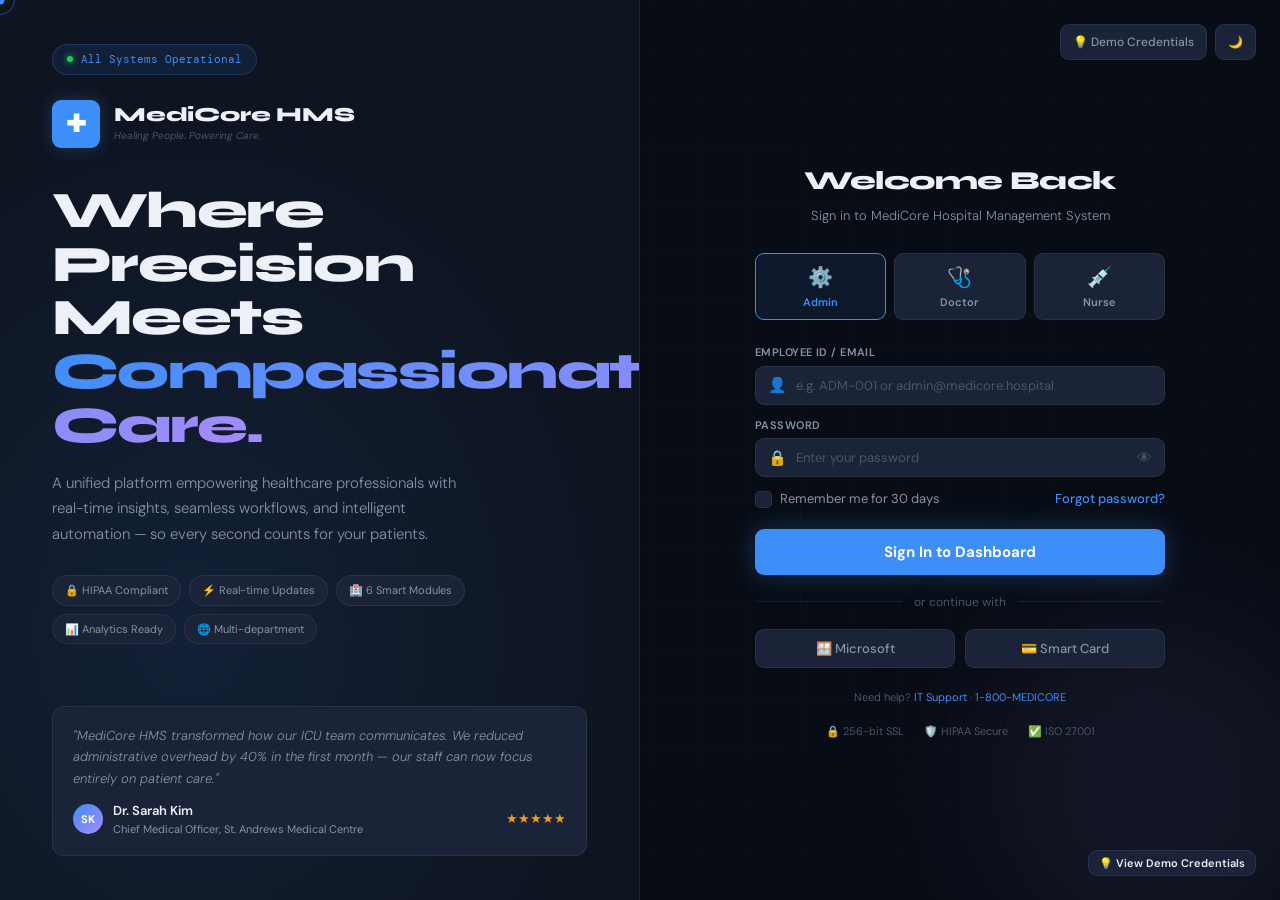
<file: index.html>
<!DOCTYPE html>
<html lang="en" data-theme="dark">

<head>
  <meta charset="UTF-8">
  <meta name="viewport" content="width=device-width, initial-scale=1.0">
  <title>MediCore HMS — Sign In</title>
  <link rel="stylesheet" href="style.css">
</head>

<body>

  <!-- Background -->
  <div class="bg-grid"></div>
  <div class="orb orb-1"></div>
  <div class="orb orb-2"></div>

  <!-- Custom Cursor -->
  <div class="cursor" id="cursor"></div>
  <div class="trail" id="trail"></div>

  <!-- Toast Notification -->
  <div class="toast" id="toast">
    <span class="toast-icon" id="t-icon">ℹ️</span>
    <span class="toast-msg" id="t-msg"></span>
    <span class="toast-close" onclick="Toast.hide()">✕</span>
  </div>

  <!-- Forgot Password Modal -->
  <div class="overlay" id="fp-overlay" onclick="closeFP(event)">
    <div class="modal" style="width:380px">
      <div class="modal-hd">
        <div class="modal-title">Reset Password</div>
        <button class="modal-close" onclick="closeModal('fp-overlay')">✕</button>
      </div>
      <div class="modal-body">
        <p style="font-size:13px;color:var(--text2);margin-bottom:18px;font-weight:300;line-height:1.6">
          Enter your hospital email. We'll send a secure reset link within 2 minutes.
        </p>
        <div class="form-group">
          <label class="form-label">Hospital Email</label>
          <input class="form-input" type="email" id="fp-email" placeholder="you@medicore.hospital">
        </div>
        <div class="modal-foot">
          <button class="btn btn-ghost" onclick="closeModal('fp-overlay')">Cancel</button>
          <button class="btn btn-primary" onclick="sendReset()">Send Reset Link</button>
        </div>
      </div>
    </div>
  </div>

  <!-- Login Layout -->
  <div class="login-layout">

    <!-- LEFT — Branding Panel -->
    <div class="login-left">

      <div>
        <div class="status-pill">
          <div class="s-dot"></div>
          All Systems Operational
        </div>
      </div>

      <div style="position:relative;z-index:1">
        <div style="display:flex;align-items:center;gap:14px;margin-bottom:36px">
          <div class="logo-icon" style="width:48px;height:48px;font-size:24px">✚</div>
          <div>
            <div class="logo-name" style="font-size:20px">MediCore HMS</div>
            <div class="logo-tag">Healing People. Powering Care.</div>
          </div>
        </div>
        <h1 class="hero-h">
          Where Precision Meets<br>
          <span class="hl">Compassionate Care.</span>
        </h1>
        <p class="hero-sub">
          A unified platform empowering healthcare professionals with real-time insights,
          seamless workflows, and intelligent automation — so every second counts for your patients.
        </p>
        <div class="feature-pills">
          <div class="feature-pill">🔒 HIPAA Compliant</div>
          <div class="feature-pill">⚡ Real-time Updates</div>
          <div class="feature-pill">🏥 6 Smart Modules</div>
          <div class="feature-pill">📊 Analytics Ready</div>
          <div class="feature-pill">🌐 Multi-department</div>
        </div>
      </div>

      <div class="test-box">
        <div class="test-q">
          "MediCore HMS transformed how our ICU team communicates. We reduced administrative
          overhead by 40% in the first month — our staff can now focus entirely on patient care."
        </div>
        <div style="display:flex;align-items:center;gap:10px">
          <div class="test-av">SK</div>
          <div>
            <div class="test-name">Dr. Sarah Kim</div>
            <div class="test-role">Chief Medical Officer, St. Andrews Medical Centre</div>
          </div>
          <div class="test-stars">★★★★★</div>
        </div>
      </div>

    </div>

    <!-- RIGHT — Login Panel -->
    <div class="login-right">

      <div class="login-controls">
        <button class="ctrl-btn" onclick="showHint()">💡 Demo Credentials</button>
        <button class="ctrl-btn theme-btn" onclick="Theme.toggle()">🌙</button>
      </div>

      <div class="login-card">

        <div class="login-hd">
          <div class="login-title">Welcome Back</div>
          <div class="login-sub">Sign in to MediCore Hospital Management System</div>
        </div>

        <!-- Role Selector -->
        <div class="role-grid">
          <button class="role-btn selected" data-role="admin" onclick="selectRole(this)">
            <span class="role-ic">⚙️</span>
            <span class="role-lbl">Admin</span>
          </button>
          <button class="role-btn" data-role="doctor" onclick="selectRole(this)">
            <span class="role-ic">🩺</span>
            <span class="role-lbl">Doctor</span>
          </button>
          <button class="role-btn" data-role="nurse" onclick="selectRole(this)">
            <span class="role-ic">💉</span>
            <span class="role-lbl">Nurse</span>
          </button>
        </div>

        <!-- Employee ID -->
        <div class="form-group">
          <label class="form-label">Employee ID / Email</label>
          <div class="inp-wrap">
            <span class="inp-ic">👤</span>
            <input class="form-input" type="text" id="emp-id"
              placeholder="e.g. ADM-001 or admin@medicore.hospital"
              oninput="clearErr('emp-id')">
          </div>
          <div class="field-error" id="err-emp">⚠ Please enter your Employee ID or email.</div>
        </div>

        <!-- Password -->
        <div class="form-group">
          <label class="form-label">Password</label>
          <div class="inp-wrap">
            <span class="inp-ic">🔒</span>
            <input class="form-input" type="password" id="password"
              placeholder="Enter your password"
              oninput="clearErr('password')">
            <span class="pw-eye" id="pw-eye" onclick="togglePW()">👁</span>
          </div>
          <div class="field-error" id="err-pw">⚠ Password must be at least 6 characters.</div>
        </div>

        <!-- Remember + Forgot -->
        <div class="login-extras">
          <label class="remember-label" onclick="toggleRemember()">
            <div class="chk-box" id="chk"></div>
            Remember me for 30 days
          </label>
          <a href="#" class="forgot-link" onclick="openFP(event)">Forgot password?</a>
        </div>

        <!-- Submit -->
        <button class="btn-submit" id="login-btn" onclick="doLogin()">
          <div class="spinner" id="spinner"></div>
          <span class="btn-text">Sign In to Dashboard</span>
        </button>

        <div class="or-divider">or continue with</div>

        <!-- SSO -->
        <div class="sso-row">
          <button class="sso-btn" onclick="Toast.show('🪟','Microsoft SSO — contact your IT administrator.',5000)">
            🪟 Microsoft
          </button>
          <button class="sso-btn" onclick="Toast.show('💳','Smart Card — insert your hospital ID card.',5000)">
            💳 Smart Card
          </button>
        </div>

        <div class="login-footer">
          Need help? <a href="#">IT Support</a> · <a href="tel:+18005550000">1-800-MEDICORE</a>
        </div>

        <div class="sec-row">
          <div class="sec-badge">🔒 256-bit SSL</div>
          <div class="sec-badge">🛡️ HIPAA Secure</div>
          <div class="sec-badge">✅ ISO 27001</div>
        </div>

      </div>

      <button class="btn btn-ghost btn-sm hint-btn" onclick="showHint()">
        💡 View Demo Credentials
      </button>

    </div>

  </div>

  <script src="app.js"></script>
  <script src="login.js"></script>

</body>
</html>
</file>
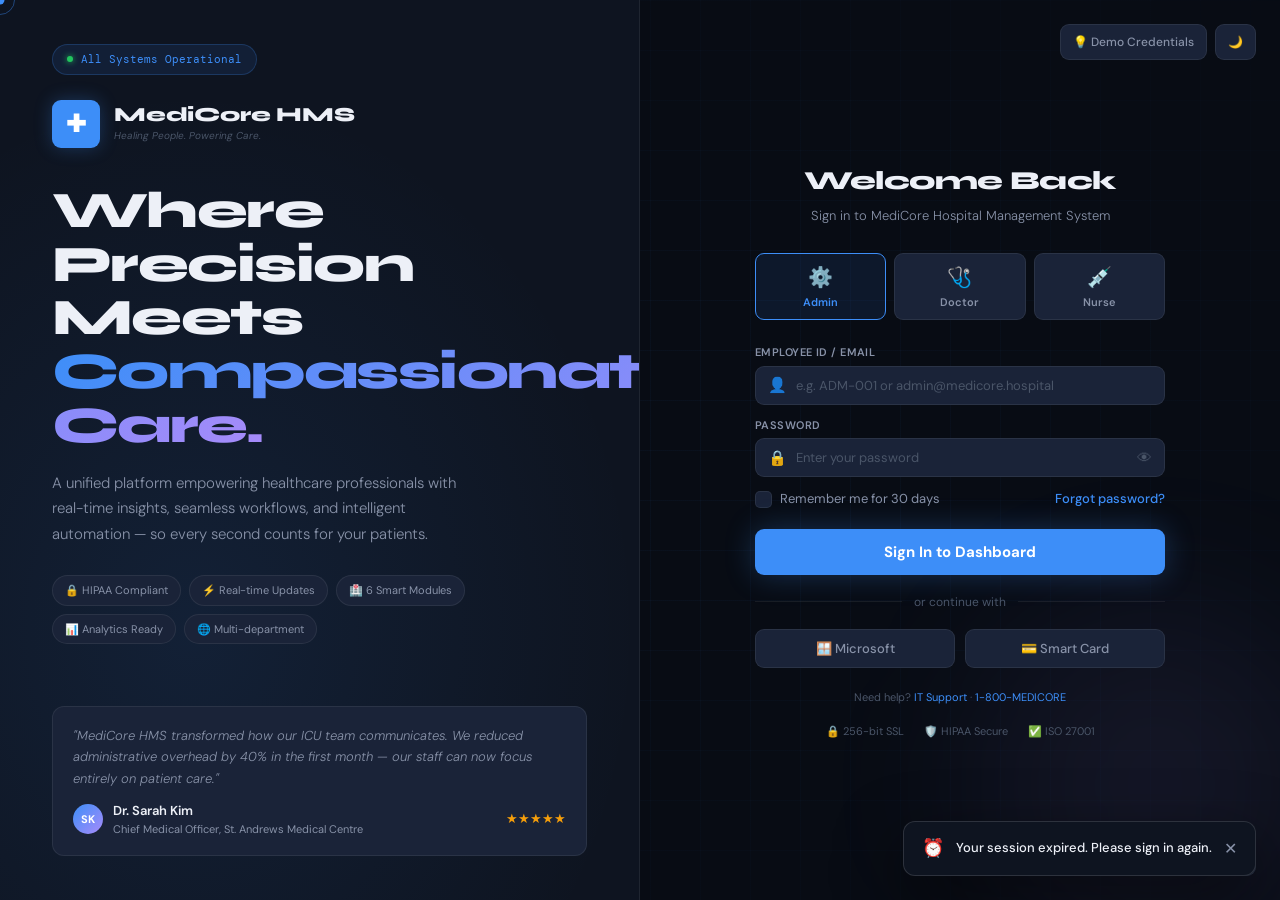
<file: appointments.html>
<!DOCTYPE html>
<html lang="en" data-theme="dark">

<head>
  <meta charset="UTF-8">
  <meta name="viewport" content="width=device-width, initial-scale=1.0">
  <title>MediCore HMS — Appointments</title>
  <link rel="stylesheet" href="style.css">
</head>

<body>

  <div class="app">

    <!-- SIDEBAR -->
    <div class="sidebar">
      <div class="logo">
        <div class="logo-icon">✚</div>
        <div>
          <div class="logo-name">MediCore HMS</div>
          <div class="logo-tag">Healing People. Powering Care.</div>
        </div>
      </div>
      <div class="nav">
        <div class="nav-sect">Overview</div>
        <a class="nav-item" href="dashboard.html"><span class="nav-icon">🏠</span>Dashboard</a>
        <div class="nav-sect">Clinical</div>
        <a class="nav-item" href="patients.html"><span class="nav-icon">👤</span>Patients<span class="nav-badge" id="nav-count">9</span></a>
        <a class="nav-item" href="doctors.html"><span class="nav-icon">🩺</span>Doctors</a>
        <a class="nav-item" href="appointments.html"><span class="nav-icon">📅</span>Appointments<span class="nav-badge">7</span></a>
        <div class="nav-sect">Administration</div>
        <a class="nav-item" href="billing.html"><span class="nav-icon">💳</span>Billing</a>
        <a class="nav-item" href="wards.html"><span class="nav-icon">🏥</span>Wards &amp; Beds</a>
      </div>
      <div class="sidebar-footer">
        <div class="user-row">
          <div class="avatar" id="sidebar-avatar">DR</div>
          <div>
            <div class="user-name" id="sidebar-name">Dr. Robert Chen</div>
            <div class="user-role" id="sidebar-role">Admin · Administration</div>
          </div>
        </div>
        <button class="logout-btn" onclick="logout()">🚪 Sign Out</button>
      </div>
    </div>

    <!-- MAIN -->
    <div class="main">

      <!-- Topbar -->
      <div class="topbar">
        <div class="topbar-title">Appointments</div>
        <span id="live-clock"></span>
        <div class="search-box">
          <span class="search-icon">🔍</span>
          <input type="text" id="search-inp" placeholder="Search patient or doctor…">
        </div>
        <button class="icon-btn theme-btn" onclick="Theme.toggle()" title="Toggle theme">🌙</button>
        <div class="icon-btn" id="notif-btn" onclick="Notifs.toggle()">
          🔔<span class="notif-badge" id="notif-badge">2</span>
        </div>
        <button class="btn btn-primary" onclick="openModal('appt-modal')">+ Schedule</button>
      </div>

      <!-- Content -->
      <div class="content">

        <!-- Mini Stats -->
        <div class="mini-stats">
          <div class="mini-sc">
            <div class="mini-lbl">Today Total</div>
            <div class="mini-val" id="stat-total">0</div>
          </div>
          <div class="mini-sc">
            <div class="mini-lbl">Completed</div>
            <div class="mini-val" id="stat-done" style="color:var(--green)">0</div>
          </div>
          <div class="mini-sc">
            <div class="mini-lbl">In Progress</div>
            <div class="mini-val" id="stat-progress" style="color:var(--amber)">0</div>
          </div>
          <div class="mini-sc">
            <div class="mini-lbl">Upcoming</div>
            <div class="mini-val" id="stat-upcoming" style="color:var(--accent)">0</div>
          </div>
        </div>

        <!-- Toolbar -->
        <div class="toolbar">
          <div class="tab-row">
            <button class="tab active" onclick="setApptFilter('all',this)">All</button>
            <button class="tab" onclick="setApptFilter('done',this)">Completed</button>
            <button class="tab" onclick="setApptFilter('progress',this)">In Progress</button>
            <button class="tab" onclick="setApptFilter('upcoming',this)">Upcoming</button>
          </div>
          <span style="margin-left:auto;font-size:13px;color:var(--text2);font-family:var(--font-mono)">
            📅 Wed, Mar 18 2026
          </span>
        </div>

        <!-- Timeline -->
        <div id="timeline"></div>

      </div>
    </div>
  </div>

  <!-- Schedule Appointment Modal -->
  <div class="overlay" id="appt-modal">
    <div class="modal">
      <div class="modal-hd">
        <div class="modal-title">Schedule Appointment</div>
        <button class="modal-close" onclick="closeModal('appt-modal')">✕</button>
      </div>
      <div class="modal-body">
        <div class="form-row">
          <div class="form-group">
            <label class="form-label">Patient Name *</label>
            <input class="form-input" id="f-patient" type="text" placeholder="Emma Wilson">
          </div>
          <div class="form-group">
            <label class="form-label">Doctor</label>
            <select class="form-input" id="f-doc">
              <option>Dr. Chen</option>
              <option>Dr. Patel</option>
              <option>Dr. Kim</option>
              <option>Dr. Torres</option>
              <option>Dr. Martinez</option>
            </select>
          </div>
        </div>
        <div class="form-row">
          <div class="form-group">
            <label class="form-label">Time</label>
            <input class="form-input" id="f-time" type="time" value="09:00">
          </div>
          <div class="form-group">
            <label class="form-label">Room</label>
            <input class="form-input" id="f-room" type="text" placeholder="A-201">
          </div>
        </div>
        <div class="form-group">
          <label class="form-label">Type</label>
          <select class="form-input" id="f-type">
            <option>Consultation</option>
            <option>Follow-up</option>
            <option>Post-op Review</option>
            <option>Checkup</option>
            <option>Scan</option>
            <option>Vaccination</option>
          </select>
        </div>
        <div class="modal-foot">
          <button class="btn btn-ghost" onclick="closeModal('appt-modal')">Cancel</button>
          <button class="btn btn-primary" onclick="scheduleAppt()">Schedule</button>
        </div>
      </div>
    </div>
  </div>

  <!-- Confirm Modal -->
  <div class="overlay" id="confirm-modal">
    <div class="confirm-box">
      <div class="confirm-title" id="confirm-title">Confirm Action</div>
      <div class="confirm-msg" id="confirm-msg"></div>
      <div class="confirm-actions">
        <button class="btn btn-ghost" onclick="closeModal('confirm-modal')">Cancel</button>
        <button class="btn btn-danger" id="confirm-yes">Confirm</button>
      </div>
    </div>
  </div>

  <!-- Notification Dropdown -->
  <div class="notif-dropdown" id="notif-dropdown">
    <div class="notif-hd">
      <span>Notifications</span>
      <span onclick="Notifs.markAllRead()">Mark all read</span>
    </div>
    <div id="notif-panel"></div>
  </div>

  <!-- Toast -->
  <div class="toast" id="toast">
    <span class="toast-icon" id="t-icon">ℹ️</span>
    <span class="toast-msg" id="t-msg"></span>
    <span class="toast-close" onclick="Toast.hide()">✕</span>
  </div>

  <!-- Cursor -->
  <div class="cursor" id="cursor"></div>
  <div class="trail" id="trail"></div>

  <script src="app.js"></script>
  <script src="modules.js"></script>

</body>
</html>
</file>
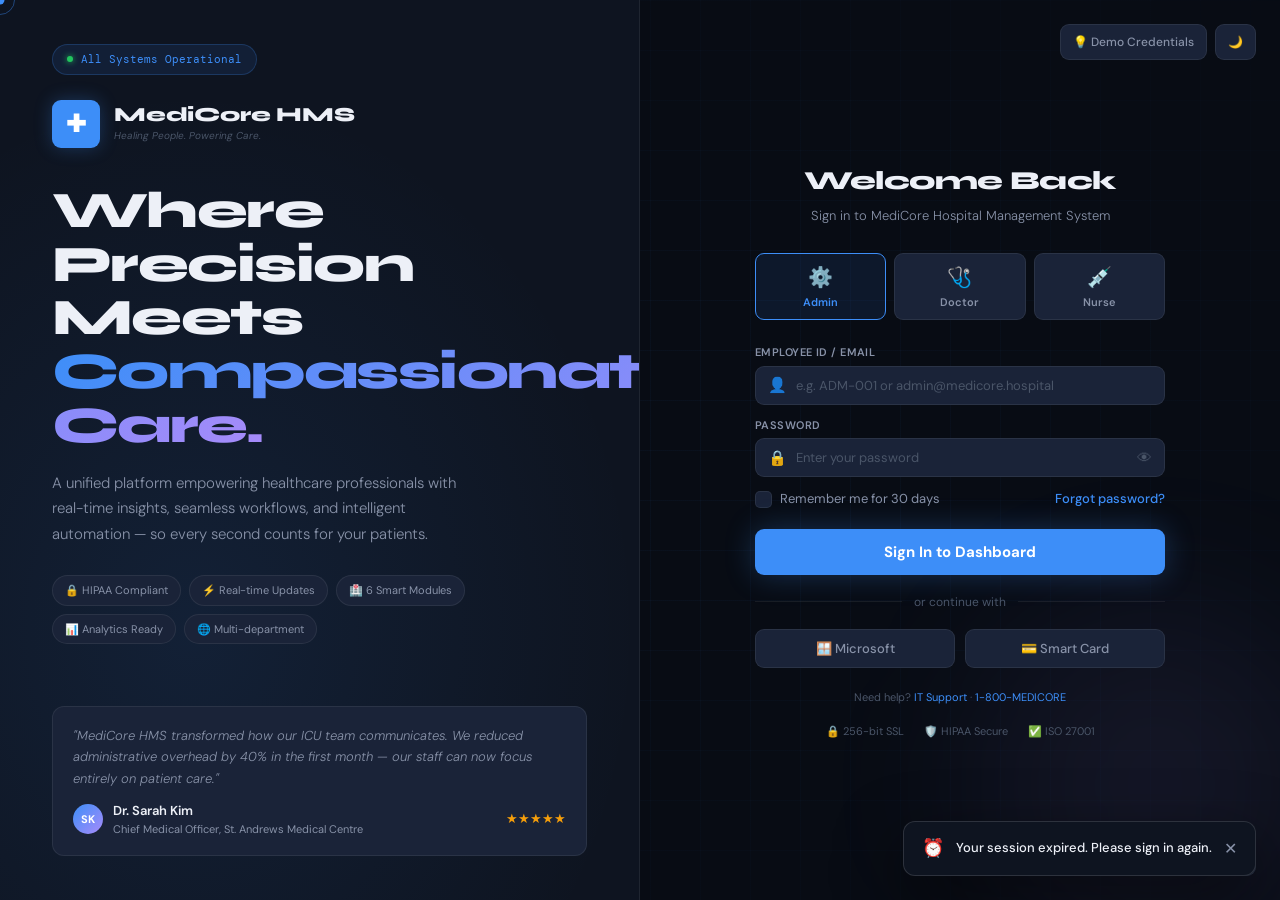
<file: billing.html>
<!DOCTYPE html>
<html lang="en" data-theme="dark">

<head>
  <meta charset="UTF-8">
  <meta name="viewport" content="width=device-width, initial-scale=1.0">
  <title>MediCore HMS — Billing</title>
  <link rel="stylesheet" href="style.css">
</head>

<body>

  <div class="app">

    <!-- SIDEBAR -->
    <div class="sidebar">
      <div class="logo">
        <div class="logo-icon">✚</div>
        <div>
          <div class="logo-name">MediCore HMS</div>
          <div class="logo-tag">Healing People. Powering Care.</div>
        </div>
      </div>
      <div class="nav">
        <div class="nav-sect">Overview</div>
        <a class="nav-item" href="dashboard.html"><span class="nav-icon">🏠</span>Dashboard</a>
        <div class="nav-sect">Clinical</div>
        <a class="nav-item" href="patients.html"><span class="nav-icon">👤</span>Patients<span class="nav-badge" id="nav-count">9</span></a>
        <a class="nav-item" href="doctors.html"><span class="nav-icon">🩺</span>Doctors</a>
        <a class="nav-item" href="appointments.html"><span class="nav-icon">📅</span>Appointments<span class="nav-badge">7</span></a>
        <div class="nav-sect">Administration</div>
        <a class="nav-item" href="billing.html"><span class="nav-icon">💳</span>Billing</a>
        <a class="nav-item" href="wards.html"><span class="nav-icon">🏥</span>Wards &amp; Beds</a>
      </div>
      <div class="sidebar-footer">
        <div class="user-row">
          <div class="avatar" id="sidebar-avatar">DR</div>
          <div>
            <div class="user-name" id="sidebar-name">Dr. Robert Chen</div>
            <div class="user-role" id="sidebar-role">Admin · Administration</div>
          </div>
        </div>
        <button class="logout-btn" onclick="logout()">🚪 Sign Out</button>
      </div>
    </div>

    <!-- MAIN -->
    <div class="main">

      <!-- Topbar -->
      <div class="topbar">
        <div class="topbar-title">Billing &amp; Invoices</div>
        <span id="live-clock"></span>
        <div class="search-box">
          <span class="search-icon">🔍</span>
          <input type="text" id="search-inp" placeholder="Search invoices…">
        </div>
        <button class="icon-btn theme-btn" onclick="Theme.toggle()" title="Toggle theme">🌙</button>
        <div class="icon-btn" id="notif-btn" onclick="Notifs.toggle()">
          🔔<span class="notif-badge" id="notif-badge">2</span>
        </div>
        <button class="btn btn-primary" onclick="openModal('bill-modal')">+ New Invoice</button>
      </div>

      <!-- Content -->
      <div class="content">

        <!-- Billing Stats -->
        <div class="billing-stats">
          <div class="bill-sc">
            <div class="stat-lbl">Total Revenue</div>
            <div class="stat-val" style="font-size:22px">$84,240</div>
            <div style="font-size:11px;color:var(--green);margin-top:3px">↑ 11.3% this month</div>
            <div class="bill-bar" style="background:var(--accent);width:84%"></div>
          </div>
          <div class="bill-sc">
            <div class="stat-lbl">Paid</div>
            <div class="stat-val" style="font-size:22px;color:var(--green)">$68,240</div>
            <div style="font-size:11px;color:var(--text2);margin-top:3px">5 invoices paid</div>
            <div class="bill-bar" style="background:var(--green);width:70%"></div>
          </div>
          <div class="bill-sc">
            <div class="stat-lbl">Outstanding</div>
            <div class="stat-val" style="font-size:22px;color:var(--red)">$12,400</div>
            <div style="font-size:11px;color:var(--text2);margin-top:3px">2 invoices overdue</div>
            <div class="bill-bar" style="background:var(--red);width:40%"></div>
          </div>
          <div class="bill-sc">
            <div class="stat-lbl">Pending</div>
            <div class="stat-val" style="font-size:22px;color:var(--amber)">$8,200</div>
            <div style="font-size:11px;color:var(--text2);margin-top:3px">1 awaiting review</div>
            <div class="bill-bar" style="background:var(--amber);width:25%"></div>
          </div>
        </div>

        <!-- Toolbar -->
        <div class="toolbar">
          <div class="tab-row">
            <button class="tab active" onclick="setBillFilter('all',this)">All</button>
            <button class="tab" onclick="setBillFilter('Paid',this)">Paid</button>
            <button class="tab" onclick="setBillFilter('Pending',this)">Pending</button>
            <button class="tab" onclick="setBillFilter('Outstanding',this)">Outstanding</button>
          </div>
          <span id="count-label" style="font-size:13px;color:var(--text2)"></span>
          <button class="btn btn-ghost btn-sm" style="margin-left:auto" onclick="exportInvoices()">
            ⬇ Export CSV
          </button>
        </div>

        <!-- Invoices Table -->
        <div class="card">
          <div class="card-hd">
            <div class="card-title">Invoices</div>
          </div>
          <div class="tbl-wrap">
            <table>
              <thead>
                <tr>
                  <th>Invoice #</th>
                  <th>Patient</th>
                  <th>Date</th>
                  <th>Services</th>
                  <th>Amount</th>
                  <th>Insurance</th>
                  <th>Status</th>
                  <th>Actions</th>
                </tr>
              </thead>
              <tbody id="inv-tbody"></tbody>
            </table>
          </div>
        </div>

      </div>
    </div>
  </div>

  <!-- New Invoice Modal -->
  <div class="overlay" id="bill-modal">
    <div class="modal">
      <div class="modal-hd">
        <div class="modal-title">Create Invoice</div>
        <button class="modal-close" onclick="closeModal('bill-modal')">✕</button>
      </div>
      <div class="modal-body">
        <div class="form-row">
          <div class="form-group">
            <label class="form-label">Patient Name *</label>
            <input class="form-input" id="f-patient" type="text" placeholder="Emma Wilson">
          </div>
          <div class="form-group">
            <label class="form-label">Date</label>
            <input class="form-input" id="f-date" type="date">
          </div>
        </div>
        <div class="form-row">
          <div class="form-group">
            <label class="form-label">Services</label>
            <input class="form-input" id="f-svc" type="text" placeholder="Consultation + Lab">
          </div>
          <div class="form-group">
            <label class="form-label">Amount ($)</label>
            <input class="form-input" id="f-amt" type="number" placeholder="0.00">
          </div>
        </div>
        <div class="form-group">
          <label class="form-label">Insurance</label>
          <select class="form-input" id="f-ins">
            <option>BlueCross</option>
            <option>Aetna</option>
            <option>Cigna</option>
            <option>None</option>
          </select>
        </div>
        <div class="modal-foot">
          <button class="btn btn-ghost" onclick="closeModal('bill-modal')">Cancel</button>
          <button class="btn btn-primary" onclick="createInvoice()">Create Invoice</button>
        </div>
      </div>
    </div>
  </div>

  <!-- Confirm Modal -->
  <div class="overlay" id="confirm-modal">
    <div class="confirm-box">
      <div class="confirm-title" id="confirm-title">Confirm Action</div>
      <div class="confirm-msg" id="confirm-msg"></div>
      <div class="confirm-actions">
        <button class="btn btn-ghost" onclick="closeModal('confirm-modal')">Cancel</button>
        <button class="btn btn-danger" id="confirm-yes">Confirm</button>
      </div>
    </div>
  </div>

  <!-- Notification Dropdown -->
  <div class="notif-dropdown" id="notif-dropdown">
    <div class="notif-hd">
      <span>Notifications</span>
      <span onclick="Notifs.markAllRead()">Mark all read</span>
    </div>
    <div id="notif-panel"></div>
  </div>

  <!-- Toast -->
  <div class="toast" id="toast">
    <span class="toast-icon" id="t-icon">ℹ️</span>
    <span class="toast-msg" id="t-msg"></span>
    <span class="toast-close" onclick="Toast.hide()">✕</span>
  </div>

  <!-- Cursor -->
  <div class="cursor" id="cursor"></div>
  <div class="trail" id="trail"></div>

  <script src="app.js"></script>
  <script src="modules.js"></script>

</body>
</html>
</file>
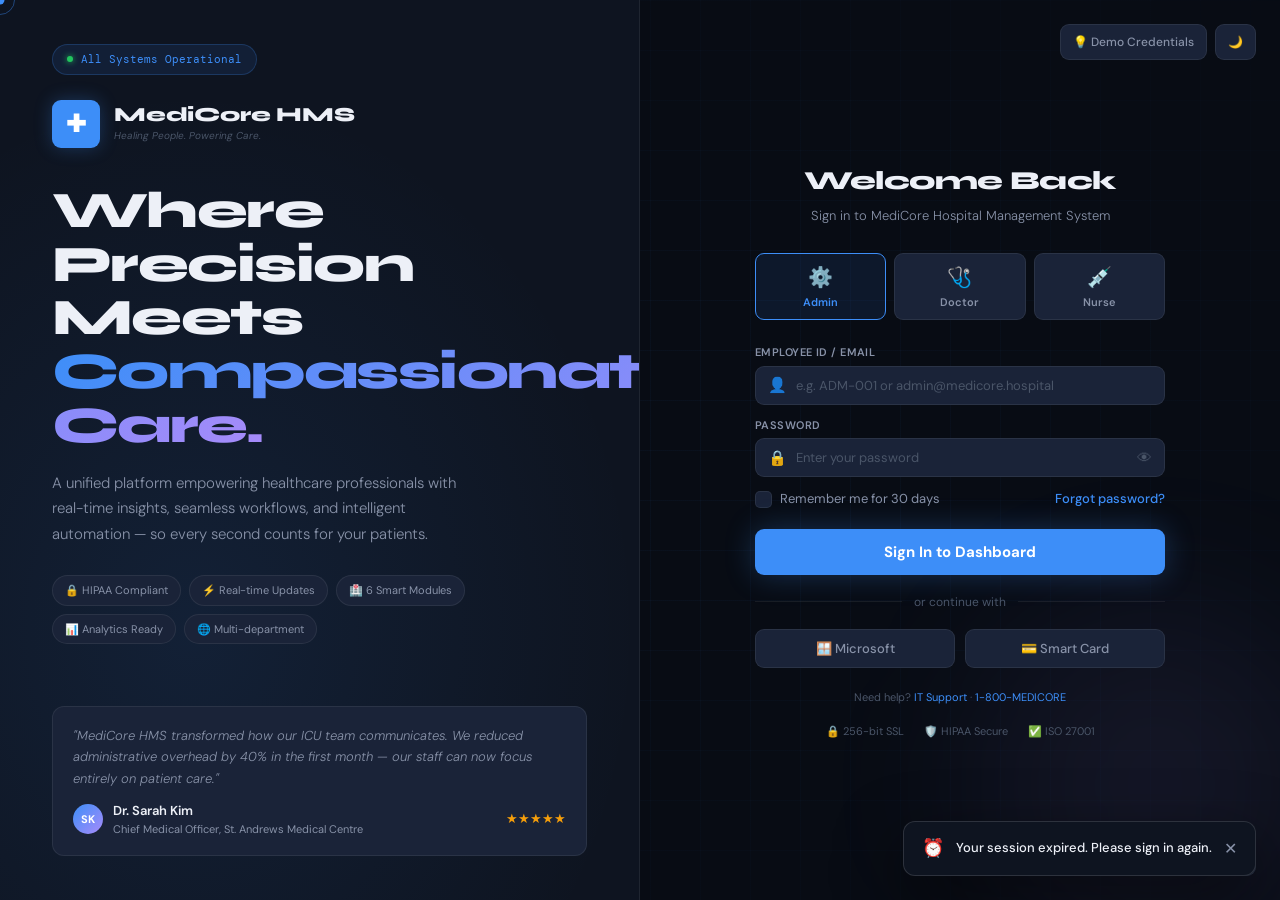
<file: dashboard.html>
<!DOCTYPE html>
<html lang="en" data-theme="dark">

<head>
  <meta charset="UTF-8">
  <meta name="viewport" content="width=device-width, initial-scale=1.0">
  <title>MediCore HMS — Dashboard</title>
  <link rel="stylesheet" href="style.css">
</head>

<body>

  <div class="app">

    <!-- SIDEBAR -->
    <div class="sidebar">
      <div class="logo">
        <div class="logo-icon">✚</div>
        <div>
          <div class="logo-name">MediCore HMS</div>
          <div class="logo-tag">Healing People. Powering Care.</div>
        </div>
      </div>
      <div class="nav">
        <div class="nav-sect">Overview</div>
        <a class="nav-item" href="dashboard.html"><span class="nav-icon">🏠</span>Dashboard</a>
        <div class="nav-sect">Clinical</div>
        <a class="nav-item" href="patients.html"><span class="nav-icon">👤</span>Patients<span class="nav-badge" id="nav-count">9</span></a>
        <a class="nav-item" href="doctors.html"><span class="nav-icon">🩺</span>Doctors</a>
        <a class="nav-item" href="appointments.html"><span class="nav-icon">📅</span>Appointments<span class="nav-badge">7</span></a>
        <div class="nav-sect">Administration</div>
        <a class="nav-item" href="billing.html"><span class="nav-icon">💳</span>Billing</a>
        <a class="nav-item" href="wards.html"><span class="nav-icon">🏥</span>Wards &amp; Beds</a>
      </div>
      <div class="sidebar-footer">
        <div class="user-row">
          <div class="avatar" id="sidebar-avatar">DR</div>
          <div>
            <div class="user-name" id="sidebar-name">Dr. Robert Chen</div>
            <div class="user-role" id="sidebar-role">Admin · Administration</div>
          </div>
        </div>
        <button class="logout-btn" onclick="logout()">🚪 Sign Out</button>
      </div>
    </div>

    <!-- MAIN -->
    <div class="main">

      <!-- Topbar -->
      <div class="topbar">
        <div class="topbar-title">Dashboard</div>
        <span id="live-clock"></span>
        <div class="search-box">
          <span class="search-icon">🔍</span>
          <input type="text" id="search-inp" placeholder="Search or Ctrl+K…">
        </div>
        <button class="icon-btn theme-btn" onclick="Theme.toggle()" title="Toggle theme">🌙</button>
        <div class="icon-btn" id="notif-btn" onclick="Notifs.toggle()">
          🔔<span class="notif-badge" id="notif-badge">2</span>
        </div>
        <button class="btn btn-primary" onclick="openModal('add-patient-modal')">+ Add Patient</button>
      </div>

      <!-- Content -->
      <div class="content">

        <!-- Stat Cards -->
        <div class="stats-grid">
          <div class="stat-card">
            <div class="stat-lbl">Total Patients</div>
            <div class="stat-val" id="stat-patients">0</div>
            <div class="stat-chg up">▲ 4.2% this month</div>
            <div class="stat-ic" style="background:rgba(61,142,248,.12)">👤</div>
          </div>
          <div class="stat-card">
            <div class="stat-lbl">Today's Appointments</div>
            <div class="stat-val" id="stat-appts">0</div>
            <div class="stat-chg up">▲ 6 vs yesterday</div>
            <div class="stat-ic" style="background:rgba(34,197,94,.12)">📅</div>
          </div>
          <div class="stat-card">
            <div class="stat-lbl">Bed Occupancy</div>
            <div class="stat-val" id="stat-beds">0</div>
            <div class="stat-chg dn">▼ 2% from last week</div>
            <div class="stat-ic" style="background:rgba(245,158,11,.12)">🏥</div>
          </div>
          <div class="stat-card">
            <div class="stat-lbl">Revenue (Month)</div>
            <div class="stat-val" id="stat-revenue">0</div>
            <div class="stat-chg up">▲ 11.3% vs last month</div>
            <div class="stat-ic" style="background:rgba(167,139,250,.12)">💰</div>
          </div>
        </div>

        <!-- Main Grid -->
        <div class="grid-3">

          <!-- Left Column -->
          <div>
            <div class="card" style="margin-bottom:16px">
              <div class="card-hd">
                <div class="card-title">Recent Admissions</div>
                <a class="card-link" href="patients.html">View all →</a>
              </div>
              <div class="tbl-wrap">
                <table>
                  <thead>
                    <tr>
                      <th>Patient</th>
                      <th>Ward</th>
                      <th>Admitted</th>
                      <th>Status</th>
                    </tr>
                  </thead>
                  <tbody id="admissions-tbody"></tbody>
                </table>
              </div>
            </div>
            <div style="display:grid;grid-template-columns:repeat(3,1fr);gap:12px">
              <div class="card" style="padding:16px 18px">
                <div class="stat-lbl">Surgeries Today</div>
                <div class="stat-val" style="font-size:22px">6</div>
                <div class="stat-chg up">▲ 2 scheduled</div>
              </div>
              <div class="card" style="padding:16px 18px">
                <div class="stat-lbl">Lab Reports</div>
                <div class="stat-val" style="font-size:22px">14</div>
                <div style="font-size:11px;color:var(--text2)">3 pending review</div>
              </div>
              <div class="card" style="padding:16px 18px">
                <div class="stat-lbl">Emergency</div>
                <div class="stat-val" style="font-size:22px;color:var(--red)">2</div>
                <div class="stat-chg dn">▲ active now</div>
              </div>
            </div>
          </div>

          <!-- Right Column -->
          <div>
            <div class="card" style="margin-bottom:14px">
              <div class="card-hd">
                <div class="card-title">Today's Schedule</div>
                <a class="card-link" href="appointments.html">View all →</a>
              </div>
              <div class="card-body" id="schedule-list"></div>
            </div>
            <div class="card">
              <div class="card-hd">
                <div class="card-title">Activity Feed</div>
              </div>
              <div class="card-body" id="activity-feed"></div>
            </div>
          </div>

        </div>
      </div>
    </div>
  </div>

  <!-- Add Patient Modal -->
  <div class="overlay" id="add-patient-modal">
    <div class="modal">
      <div class="modal-hd">
        <div class="modal-title">Quick Register Patient</div>
        <button class="modal-close" onclick="closeModal('add-patient-modal')">✕</button>
      </div>
      <div class="modal-body">
        <div class="form-row">
          <div class="form-group">
            <label class="form-label">First Name *</label>
            <input class="form-input" id="qp-fn" type="text" placeholder="John">
          </div>
          <div class="form-group">
            <label class="form-label">Last Name *</label>
            <input class="form-input" id="qp-ln" type="text" placeholder="Smith">
          </div>
        </div>
        <div class="form-group">
          <label class="form-label">Department</label>
          <select class="form-input" id="qp-dept">
            <option>General</option>
            <option>Cardiology</option>
            <option>Neurology</option>
            <option>Orthopedics</option>
            <option>Pediatrics</option>
          </select>
        </div>
        <div class="modal-foot">
          <button class="btn btn-ghost" onclick="closeModal('add-patient-modal')">Cancel</button>
          <button class="btn btn-primary" onclick="addPatientDash()">Register</button>
        </div>
      </div>
    </div>
  </div>

  <!-- Confirm Modal -->
  <div class="overlay" id="confirm-modal">
    <div class="confirm-box">
      <div class="confirm-title" id="confirm-title">Confirm Action</div>
      <div class="confirm-msg" id="confirm-msg"></div>
      <div class="confirm-actions">
        <button class="btn btn-ghost" onclick="closeModal('confirm-modal')">Cancel</button>
        <button class="btn btn-danger" id="confirm-yes">Confirm</button>
      </div>
    </div>
  </div>

  <!-- Notification Dropdown -->
  <div class="notif-dropdown" id="notif-dropdown">
    <div class="notif-hd">
      <span>Notifications</span>
      <span onclick="Notifs.markAllRead()">Mark all read</span>
    </div>
    <div id="notif-panel"></div>
  </div>

  <!-- Toast -->
  <div class="toast" id="toast">
    <span class="toast-icon" id="t-icon">ℹ️</span>
    <span class="toast-msg" id="t-msg"></span>
    <span class="toast-close" onclick="Toast.hide()">✕</span>
  </div>

  <!-- Cursor -->
  <div class="cursor" id="cursor"></div>
  <div class="trail" id="trail"></div>

  <script src="app.js"></script>
  <script src="dashboard.js"></script>

</body>
</html>
</file>
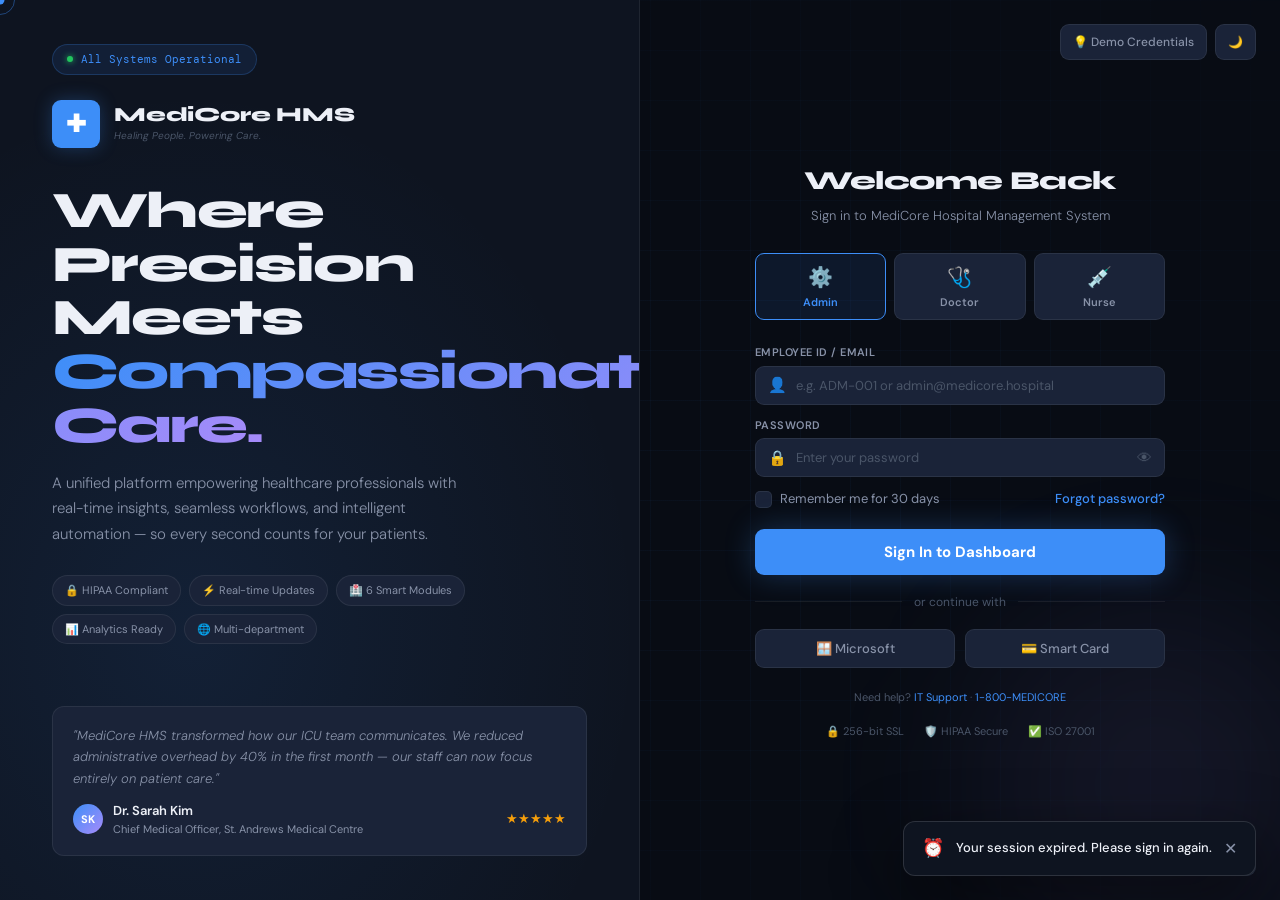
<file: doctors.html>
<!DOCTYPE html>
<html lang="en" data-theme="dark">

<head>
  <meta charset="UTF-8">
  <meta name="viewport" content="width=device-width, initial-scale=1.0">
  <title>MediCore HMS — Doctors</title>
  <link rel="stylesheet" href="style.css">
</head>

<body>

  <div class="app">

    <!-- SIDEBAR -->
    <div class="sidebar">
      <div class="logo">
        <div class="logo-icon">✚</div>
        <div>
          <div class="logo-name">MediCore HMS</div>
          <div class="logo-tag">Healing People. Powering Care.</div>
        </div>
      </div>
      <div class="nav">
        <div class="nav-sect">Overview</div>
        <a class="nav-item" href="dashboard.html"><span class="nav-icon">🏠</span>Dashboard</a>
        <div class="nav-sect">Clinical</div>
        <a class="nav-item" href="patients.html"><span class="nav-icon">👤</span>Patients<span class="nav-badge" id="nav-count">9</span></a>
        <a class="nav-item" href="doctors.html"><span class="nav-icon">🩺</span>Doctors</a>
        <a class="nav-item" href="appointments.html"><span class="nav-icon">📅</span>Appointments<span class="nav-badge">7</span></a>
        <div class="nav-sect">Administration</div>
        <a class="nav-item" href="billing.html"><span class="nav-icon">💳</span>Billing</a>
        <a class="nav-item" href="wards.html"><span class="nav-icon">🏥</span>Wards &amp; Beds</a>
      </div>
      <div class="sidebar-footer">
        <div class="user-row">
          <div class="avatar" id="sidebar-avatar">DR</div>
          <div>
            <div class="user-name" id="sidebar-name">Dr. Robert Chen</div>
            <div class="user-role" id="sidebar-role">Admin · Administration</div>
          </div>
        </div>
        <button class="logout-btn" onclick="logout()">🚪 Sign Out</button>
      </div>
    </div>

    <!-- MAIN -->
    <div class="main">

      <!-- Topbar -->
      <div class="topbar">
        <div class="topbar-title">Medical Staff</div>
        <span id="live-clock"></span>
        <div class="search-box">
          <span class="search-icon">🔍</span>
          <input type="text" id="search-inp" placeholder="Search doctors…">
        </div>
        <button class="icon-btn theme-btn" onclick="Theme.toggle()" title="Toggle theme">🌙</button>
        <div class="icon-btn" id="notif-btn" onclick="Notifs.toggle()">
          🔔<span class="notif-badge" id="notif-badge">2</span>
        </div>
        <button class="btn btn-primary" onclick="Toast.show('🩺','Add doctor feature coming soon!')">
          + Add Doctor
        </button>
      </div>

      <!-- Content -->
      <div class="content">

        <!-- Mini Stats -->
        <div class="mini-stats">
          <div class="mini-sc">
            <div class="mini-lbl">Total Doctors</div>
            <div class="mini-val">6</div>
          </div>
          <div class="mini-sc">
            <div class="mini-lbl">On Duty</div>
            <div class="mini-val" id="s-duty" style="color:var(--green)">0</div>
          </div>
          <div class="mini-sc">
            <div class="mini-lbl">Off Duty</div>
            <div class="mini-val" id="s-off" style="color:var(--red)">0</div>
          </div>
          <div class="mini-sc">
            <div class="mini-lbl">Avg Rating</div>
            <div class="mini-val" style="color:var(--amber)">4.8</div>
          </div>
        </div>

        <!-- Toolbar -->
        <div class="toolbar">
          <div class="tab-row">
            <button class="tab active" onclick="filterDocs('all',this)">All Staff</button>
            <button class="tab" onclick="filterDocs('on',this)">On Duty</button>
            <button class="tab" onclick="filterDocs('off',this)">Off Duty</button>
          </div>
          <span id="count-label" style="margin-left:auto;font-size:13px;color:var(--text2)"></span>
        </div>

        <!-- Doctors Grid -->
        <div class="doctors-grid" id="docs-grid"></div>

      </div>
    </div>
  </div>

  <!-- Confirm Modal -->
  <div class="overlay" id="confirm-modal">
    <div class="confirm-box">
      <div class="confirm-title" id="confirm-title">Confirm Action</div>
      <div class="confirm-msg" id="confirm-msg"></div>
      <div class="confirm-actions">
        <button class="btn btn-ghost" onclick="closeModal('confirm-modal')">Cancel</button>
        <button class="btn btn-danger" id="confirm-yes">Confirm</button>
      </div>
    </div>
  </div>

  <!-- Notification Dropdown -->
  <div class="notif-dropdown" id="notif-dropdown">
    <div class="notif-hd">
      <span>Notifications</span>
      <span onclick="Notifs.markAllRead()">Mark all read</span>
    </div>
    <div id="notif-panel"></div>
  </div>

  <!-- Toast -->
  <div class="toast" id="toast">
    <span class="toast-icon" id="t-icon">ℹ️</span>
    <span class="toast-msg" id="t-msg"></span>
    <span class="toast-close" onclick="Toast.hide()">✕</span>
  </div>

  <!-- Cursor -->
  <div class="cursor" id="cursor"></div>
  <div class="trail" id="trail"></div>

  <script src="app.js"></script>
  <script src="modules.js"></script>

</body>
</html>
</file>
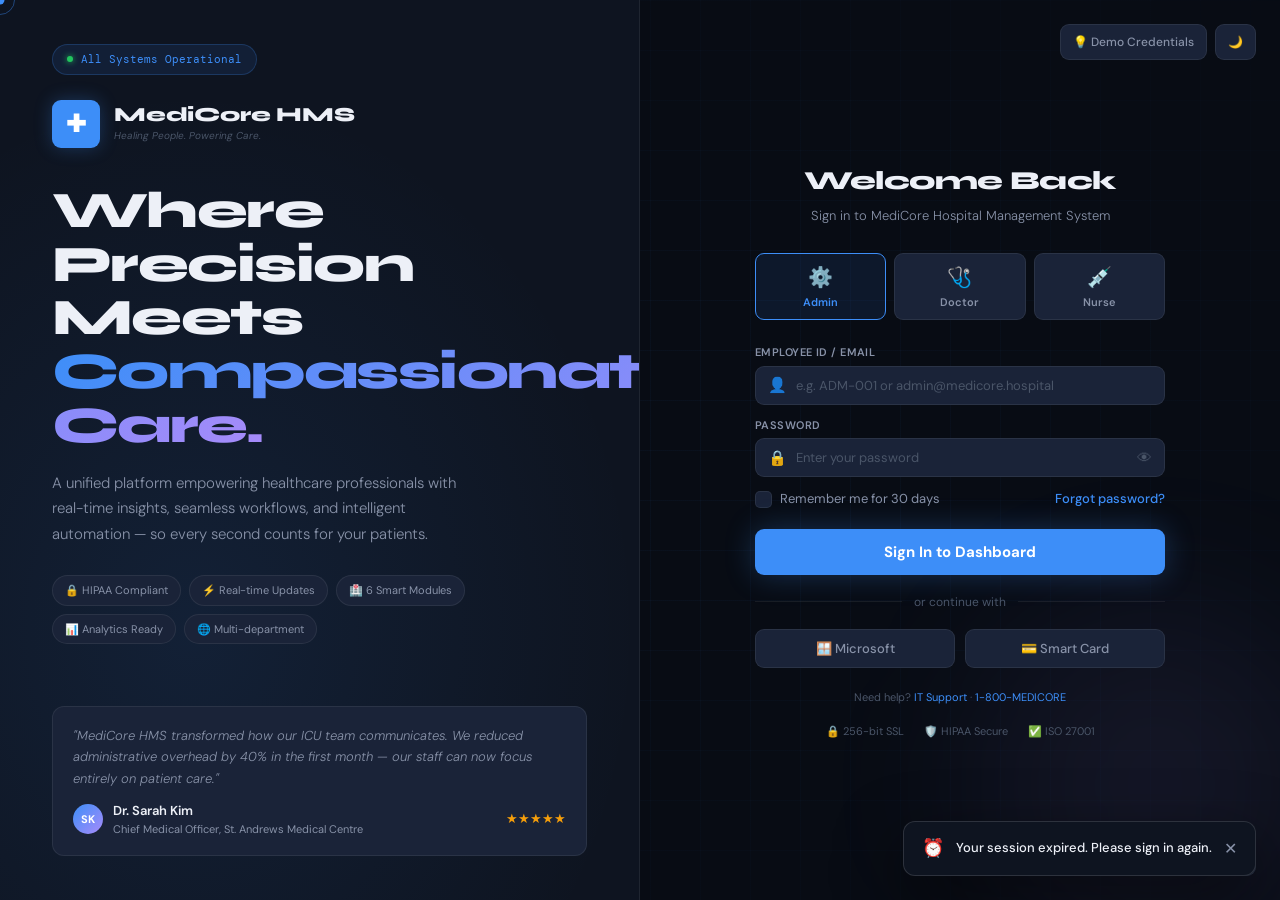
<file: patients.html>
<!DOCTYPE html>
<html lang="en" data-theme="dark">

<head>
  <meta charset="UTF-8">
  <meta name="viewport" content="width=device-width, initial-scale=1.0">
  <title>MediCore HMS — Patients</title>
  <link rel="stylesheet" href="style.css">
</head>

<body>

  <div class="app">

    <!-- SIDEBAR -->
    <div class="sidebar">
      <div class="logo">
        <div class="logo-icon">✚</div>
        <div>
          <div class="logo-name">MediCore HMS</div>
          <div class="logo-tag">Healing People. Powering Care.</div>
        </div>
      </div>
      <div class="nav">
        <div class="nav-sect">Overview</div>
        <a class="nav-item" href="dashboard.html"><span class="nav-icon">🏠</span>Dashboard</a>
        <div class="nav-sect">Clinical</div>
        <a class="nav-item" href="patients.html"><span class="nav-icon">👤</span>Patients<span class="nav-badge" id="nav-count">9</span></a>
        <a class="nav-item" href="doctors.html"><span class="nav-icon">🩺</span>Doctors</a>
        <a class="nav-item" href="appointments.html"><span class="nav-icon">📅</span>Appointments<span class="nav-badge">7</span></a>
        <div class="nav-sect">Administration</div>
        <a class="nav-item" href="billing.html"><span class="nav-icon">💳</span>Billing</a>
        <a class="nav-item" href="wards.html"><span class="nav-icon">🏥</span>Wards &amp; Beds</a>
      </div>
      <div class="sidebar-footer">
        <div class="user-row">
          <div class="avatar" id="sidebar-avatar">DR</div>
          <div>
            <div class="user-name" id="sidebar-name">Dr. Robert Chen</div>
            <div class="user-role" id="sidebar-role">Admin · Administration</div>
          </div>
        </div>
        <button class="logout-btn" onclick="logout()">🚪 Sign Out</button>
      </div>
    </div>

    <!-- MAIN -->
    <div class="main">

      <!-- Topbar -->
      <div class="topbar">
        <div class="topbar-title">Patient Management</div>
        <span id="live-clock"></span>
        <div class="search-box">
          <span class="search-icon">🔍</span>
          <input type="text" id="search-inp" placeholder="Search name, ID, department…">
        </div>
        <button class="icon-btn theme-btn" onclick="Theme.toggle()" title="Toggle theme">🌙</button>
        <div class="icon-btn" id="notif-btn" onclick="Notifs.toggle()">
          🔔<span class="notif-badge" id="notif-badge">2</span>
        </div>
        <button class="btn btn-primary" onclick="openAddModal()">+ New Patient</button>
      </div>

      <!-- Content -->
      <div class="content">

        <!-- Mini Stats -->
        <div class="mini-stats">
          <div class="mini-sc">
            <div class="mini-lbl">Total</div>
            <div class="mini-val" id="s-total">0</div>
          </div>
          <div class="mini-sc">
            <div class="mini-lbl">Inpatient</div>
            <div class="mini-val" id="s-in" style="color:var(--amber)">0</div>
          </div>
          <div class="mini-sc">
            <div class="mini-lbl">Outpatient</div>
            <div class="mini-val" id="s-out" style="color:var(--accent)">0</div>
          </div>
          <div class="mini-sc">
            <div class="mini-lbl">Discharged</div>
            <div class="mini-val" id="s-dis" style="color:var(--green)">0</div>
          </div>
        </div>

        <!-- Toolbar -->
        <div class="toolbar">
          <div class="tab-row">
            <button class="tab active" onclick="filterPats('all',this)">All</button>
            <button class="tab" onclick="filterPats('inpatient',this)">Inpatient</button>
            <button class="tab" onclick="filterPats('outpatient',this)">Outpatient</button>
            <button class="tab" onclick="filterPats('discharged',this)">Discharged</button>
          </div>
          <button class="btn btn-ghost btn-sm" style="margin-left:auto" onclick="exportPatients()">
            ⬇ Export CSV
          </button>
        </div>

        <!-- Patients Table -->
        <div class="card">
          <div class="tbl-wrap">
            <table>
              <thead>
                <tr>
                  <th>ID</th>
                  <th>Name</th>
                  <th>Age</th>
                  <th>Department</th>
                  <th>Doctor</th>
                  <th>Contact</th>
                  <th>Status</th>
                  <th>Actions</th>
                </tr>
              </thead>
              <tbody id="patients-tbody"></tbody>
            </table>
          </div>
        </div>

      </div>
    </div>
  </div>

  <!-- Add Patient Modal -->
  <div class="overlay" id="patient-modal">
    <div class="modal">
      <div class="modal-hd">
        <div class="modal-title">Register New Patient</div>
        <button class="modal-close" onclick="closeModal('patient-modal')">✕</button>
      </div>
      <div class="modal-body">
        <div class="form-row">
          <div class="form-group">
            <label class="form-label">First Name *</label>
            <input class="form-input" id="f-fn" type="text" placeholder="John">
          </div>
          <div class="form-group">
            <label class="form-label">Last Name *</label>
            <input class="form-input" id="f-ln" type="text" placeholder="Smith">
          </div>
        </div>
        <div class="form-row">
          <div class="form-group">
            <label class="form-label">Date of Birth</label>
            <input class="form-input" id="f-dob" type="date">
          </div>
          <div class="form-group">
            <label class="form-label">Gender</label>
            <select class="form-input" id="f-gender">
              <option>Male</option>
              <option>Female</option>
              <option>Other</option>
            </select>
          </div>
        </div>
        <div class="form-row">
          <div class="form-group">
            <label class="form-label">Department</label>
            <select class="form-input" id="f-dept">
              <option>General</option>
              <option>Cardiology</option>
              <option>Neurology</option>
              <option>Orthopedics</option>
              <option>Pediatrics</option>
              <option>ICU</option>
            </select>
          </div>
          <div class="form-group">
            <label class="form-label">Doctor</label>
            <select class="form-input" id="f-doc">
              <option>Dr. Chen</option>
              <option>Dr. Patel</option>
              <option>Dr. Kim</option>
              <option>Dr. Torres</option>
              <option>Dr. Martinez</option>
            </select>
          </div>
        </div>
        <div class="form-row">
          <div class="form-group">
            <label class="form-label">Contact</label>
            <input class="form-input" id="f-phone" type="tel" placeholder="+1 (555) 000-0000">
          </div>
          <div class="form-group">
            <label class="form-label">Status</label>
            <select class="form-input" id="f-status">
              <option value="inpatient">Inpatient</option>
              <option value="outpatient">Outpatient</option>
            </select>
          </div>
        </div>
        <div class="form-group">
          <label class="form-label">Notes</label>
          <textarea class="form-input" id="f-notes" rows="2" placeholder="Clinical notes…"></textarea>
        </div>
        <div class="modal-foot">
          <button class="btn btn-ghost" onclick="closeModal('patient-modal')">Cancel</button>
          <button class="btn btn-primary" onclick="savePatient()">Register Patient</button>
        </div>
      </div>
    </div>
  </div>

  <!-- View Patient Modal -->
  <div class="overlay" id="view-modal">
    <div class="modal">
      <div class="modal-hd">
        <div class="modal-title" id="view-name">Patient Details</div>
        <button class="modal-close" onclick="closeModal('view-modal')">✕</button>
      </div>
      <div class="modal-body" id="view-body"></div>
    </div>
  </div>

  <!-- Confirm Modal -->
  <div class="overlay" id="confirm-modal">
    <div class="confirm-box">
      <div class="confirm-title" id="confirm-title">Confirm Action</div>
      <div class="confirm-msg" id="confirm-msg"></div>
      <div class="confirm-actions">
        <button class="btn btn-ghost" onclick="closeModal('confirm-modal')">Cancel</button>
        <button class="btn btn-danger" id="confirm-yes">Confirm</button>
      </div>
    </div>
  </div>

  <!-- Notification Dropdown -->
  <div class="notif-dropdown" id="notif-dropdown">
    <div class="notif-hd">
      <span>Notifications</span>
      <span onclick="Notifs.markAllRead()">Mark all read</span>
    </div>
    <div id="notif-panel"></div>
  </div>

  <!-- Toast -->
  <div class="toast" id="toast">
    <span class="toast-icon" id="t-icon">ℹ️</span>
    <span class="toast-msg" id="t-msg"></span>
    <span class="toast-close" onclick="Toast.hide()">✕</span>
  </div>

  <!-- Cursor -->
  <div class="cursor" id="cursor"></div>
  <div class="trail" id="trail"></div>

  <script src="app.js"></script>
  <script src="patients.js"></script>

</body>
</html>
</file>
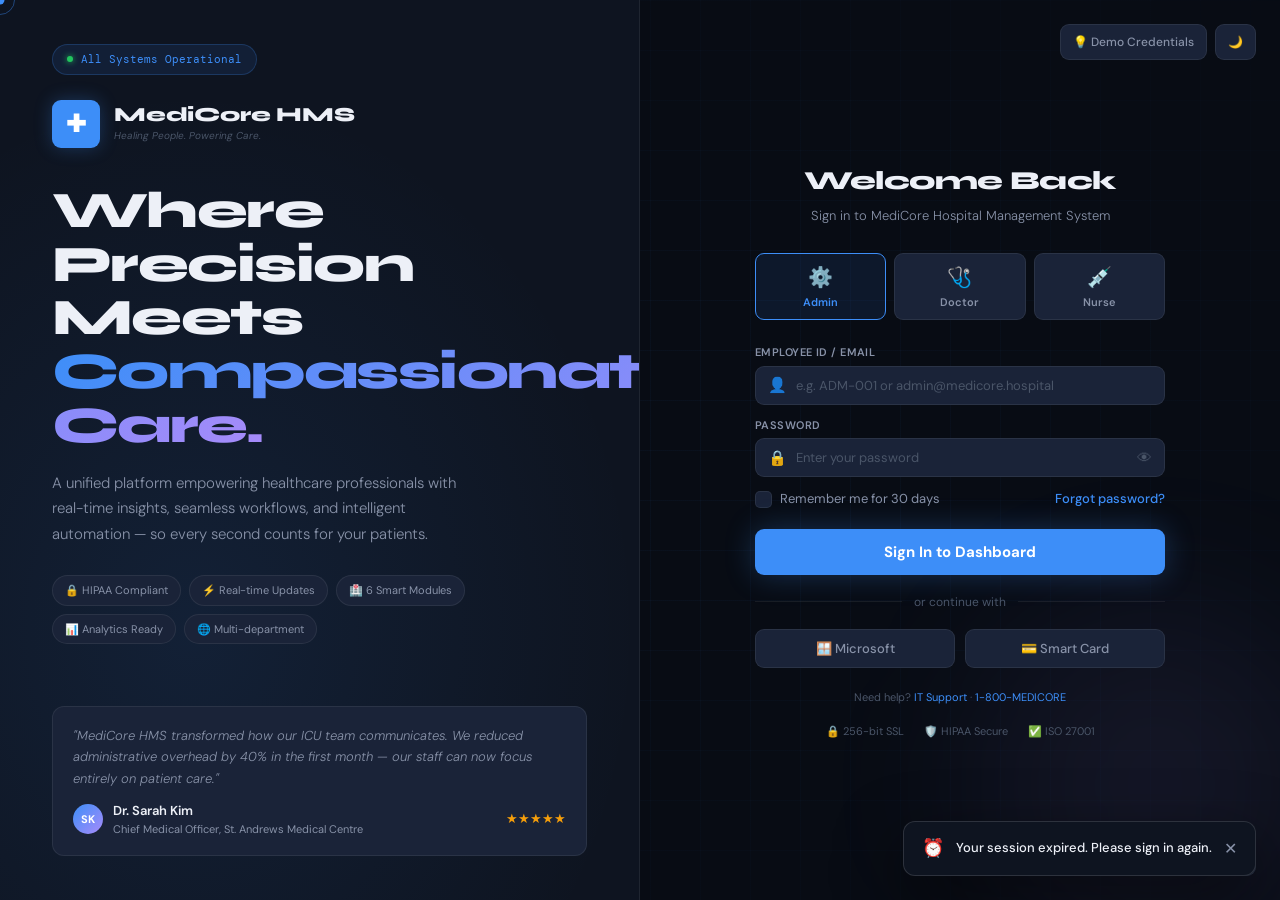
<file: wards.html>
<!DOCTYPE html>
<html lang="en" data-theme="dark">

<head>
  <meta charset="UTF-8">
  <meta name="viewport" content="width=device-width, initial-scale=1.0">
  <title>MediCore HMS — Wards &amp; Beds</title>
  <link rel="stylesheet" href="style.css">
</head>

<body>

  <div class="app">

    <!-- SIDEBAR -->
    <div class="sidebar">
      <div class="logo">
        <div class="logo-icon">✚</div>
        <div>
          <div class="logo-name">MediCore HMS</div>
          <div class="logo-tag">Healing People. Powering Care.</div>
        </div>
      </div>
      <div class="nav">
        <div class="nav-sect">Overview</div>
        <a class="nav-item" href="dashboard.html"><span class="nav-icon">🏠</span>Dashboard</a>
        <div class="nav-sect">Clinical</div>
        <a class="nav-item" href="patients.html"><span class="nav-icon">👤</span>Patients<span class="nav-badge" id="nav-count">9</span></a>
        <a class="nav-item" href="doctors.html"><span class="nav-icon">🩺</span>Doctors</a>
        <a class="nav-item" href="appointments.html"><span class="nav-icon">📅</span>Appointments<span class="nav-badge">7</span></a>
        <div class="nav-sect">Administration</div>
        <a class="nav-item" href="billing.html"><span class="nav-icon">💳</span>Billing</a>
        <a class="nav-item" href="wards.html"><span class="nav-icon">🏥</span>Wards &amp; Beds</a>
      </div>
      <div class="sidebar-footer">
        <div class="user-row">
          <div class="avatar" id="sidebar-avatar">DR</div>
          <div>
            <div class="user-name" id="sidebar-name">Dr. Robert Chen</div>
            <div class="user-role" id="sidebar-role">Admin · Administration</div>
          </div>
        </div>
        <button class="logout-btn" onclick="logout()">🚪 Sign Out</button>
      </div>
    </div>

    <!-- MAIN -->
    <div class="main">

      <!-- Topbar -->
      <div class="topbar">
        <div class="topbar-title">Wards &amp; Beds</div>
        <span id="live-clock"></span>
        <div class="search-box">
          <span class="search-icon">🔍</span>
          <input type="text" id="search-inp" placeholder="Search…">
        </div>
        <button class="icon-btn theme-btn" onclick="Theme.toggle()" title="Toggle theme">🌙</button>
        <div class="icon-btn" id="notif-btn" onclick="Notifs.toggle()">
          🔔<span class="notif-badge" id="notif-badge">2</span>
        </div>
        <button class="btn btn-primary" onclick="Toast.show('🛏️','Add bed feature coming soon!')">
          + Add Bed
        </button>
      </div>

      <!-- Content -->
      <div class="content">

        <!-- Mini Stats -->
        <div class="mini-stats">
          <div class="mini-sc">
            <div class="mini-lbl">Total Beds</div>
            <div class="mini-val">62</div>
          </div>
          <div class="mini-sc">
            <div class="mini-lbl">Occupied</div>
            <div class="mini-val" style="color:var(--red)">41</div>
          </div>
          <div class="mini-sc">
            <div class="mini-lbl">Available</div>
            <div class="mini-val" style="color:var(--green)">17</div>
          </div>
          <div class="mini-sc">
            <div class="mini-lbl">Maintenance</div>
            <div class="mini-val" style="color:var(--amber)">4</div>
          </div>
        </div>

        <!-- Bed Grids -->
        <div class="grid-2" style="margin-bottom:16px">

          <!-- General Ward -->
          <div class="card">
            <div class="card-hd">
              <div class="card-title">
                General Ward
                <span style="font-size:11px;color:var(--text2);font-weight:400;margin-left:8px">Floor 2</span>
              </div>
              <span class="badge b-amber">18/24 Occupied</span>
            </div>
            <div class="card-body">
              <div class="bed-grid" id="gen-grid"></div>
              <div class="ward-legend">
                <span><span class="w-dot" style="background:var(--red)"></span>Occupied</span>
                <span><span class="w-dot" style="background:var(--green)"></span>Available</span>
                <span><span class="w-dot" style="background:var(--amber)"></span>Maintenance</span>
              </div>
            </div>
          </div>

          <!-- ICU -->
          <div class="card">
            <div class="card-hd">
              <div class="card-title">
                ICU
                <span style="font-size:11px;color:var(--text2);font-weight:400;margin-left:8px">Floor 4</span>
              </div>
              <span class="badge b-red">8/10 Critical</span>
            </div>
            <div class="card-body">
              <div class="bed-grid" id="icu-grid"></div>
              <div class="ward-legend">
                <span><span class="w-dot" style="background:var(--red)"></span>Occupied</span>
                <span><span class="w-dot" style="background:var(--green)"></span>Available</span>
                <span><span class="w-dot" style="background:var(--amber)"></span>Maintenance</span>
              </div>
            </div>
          </div>

          <!-- Cardiology -->
          <div class="card">
            <div class="card-hd">
              <div class="card-title">
                Cardiology Ward
                <span style="font-size:11px;color:var(--text2);font-weight:400;margin-left:8px">Floor 3</span>
              </div>
              <span class="badge b-blue">10/16 Occupied</span>
            </div>
            <div class="card-body">
              <div class="bed-grid" id="cardio-grid"></div>
              <div class="ward-legend">
                <span><span class="w-dot" style="background:var(--red)"></span>Occupied</span>
                <span><span class="w-dot" style="background:var(--green)"></span>Available</span>
                <span><span class="w-dot" style="background:var(--amber)"></span>Maintenance</span>
              </div>
            </div>
          </div>

          <!-- Pediatrics -->
          <div class="card">
            <div class="card-hd">
              <div class="card-title">
                Pediatrics Ward
                <span style="font-size:11px;color:var(--text2);font-weight:400;margin-left:8px">Floor 1</span>
              </div>
              <span class="badge b-green">5/12 Occupied</span>
            </div>
            <div class="card-body">
              <div class="bed-grid" id="pedi-grid"></div>
              <div class="ward-legend">
                <span><span class="w-dot" style="background:var(--red)"></span>Occupied</span>
                <span><span class="w-dot" style="background:var(--green)"></span>Available</span>
                <span><span class="w-dot" style="background:var(--amber)"></span>Maintenance</span>
              </div>
            </div>
          </div>

        </div>

        <!-- Ward Summary Table -->
        <div class="card">
          <div class="card-hd">
            <div class="card-title">Ward Summary</div>
          </div>
          <div class="tbl-wrap">
            <table>
              <thead>
                <tr>
                  <th>Ward</th>
                  <th>Floor</th>
                  <th>Total</th>
                  <th>Occupied</th>
                  <th>Available</th>
                  <th>Maintenance</th>
                  <th>Occupancy</th>
                </tr>
              </thead>
              <tbody id="ward-tbody"></tbody>
            </table>
          </div>
        </div>

      </div>
    </div>
  </div>

  <!-- Confirm Modal -->
  <div class="overlay" id="confirm-modal">
    <div class="confirm-box">
      <div class="confirm-title" id="confirm-title">Confirm Action</div>
      <div class="confirm-msg" id="confirm-msg"></div>
      <div class="confirm-actions">
        <button class="btn btn-ghost" onclick="closeModal('confirm-modal')">Cancel</button>
        <button class="btn btn-danger" id="confirm-yes">Confirm</button>
      </div>
    </div>
  </div>

  <!-- Notification Dropdown -->
  <div class="notif-dropdown" id="notif-dropdown">
    <div class="notif-hd">
      <span>Notifications</span>
      <span onclick="Notifs.markAllRead()">Mark all read</span>
    </div>
    <div id="notif-panel"></div>
  </div>

  <!-- Bed Tooltip -->
  <div class="bed-popup" id="bed-popup"></div>

  <!-- Toast -->
  <div class="toast" id="toast">
    <span class="toast-icon" id="t-icon">ℹ️</span>
    <span class="toast-msg" id="t-msg"></span>
    <span class="toast-close" onclick="Toast.hide()">✕</span>
  </div>

  <!-- Cursor -->
  <div class="cursor" id="cursor"></div>
  <div class="trail" id="trail"></div>

  <script src="app.js"></script>
  <script src="modules.js"></script>

</body>
</html>
</file>
<file: style.css>
/* ═══════════════════════════════════════════════════════════════
   MediCore HMS — style.css
   Single source of truth for ALL styles across all 7 pages
   No embedded <style> tags in any HTML file
═══════════════════════════════════════════════════════════════ */

@import url('https://fonts.googleapis.com/css2?family=Syne:wght@600;700;800&family=DM+Sans:ital,wght@0,300;0,400;0,500;0,600;1,300&family=DM+Mono:wght@400;500&display=swap');

/* ─────────────────────────────────────────────
   CSS CUSTOM PROPERTIES (DESIGN TOKENS)
───────────────────────────────────────────── */
:root {
  --transition: 0.32s cubic-bezier(0.4, 0, 0.2, 1);
  --font-display: 'Syne', sans-serif;
  --font-body:    'DM Sans', sans-serif;
  --font-mono:    'DM Mono', monospace;
  --radius-sm:    6px;
  --radius-md:    9px;
  --radius-lg:    12px;
  --radius-xl:    16px;
  --radius-full:  100px;
}

/* ─────────────────────────────────────────────
   DARK THEME (default)
───────────────────────────────────────────── */
[data-theme="dark"] {
  --bg:           #080c14;
  --bg2:          #0e1420;
  --bg3:          #1a2338;
  --bg-hover:     #1f2d44;
  --border:       rgba(255, 255, 255, 0.07);
  --border2:      rgba(255, 255, 255, 0.13);
  --text:         #edf0f7;
  --text2:        #8892a8;
  --text3:        #4a5568;
  --accent:       #3d8ef8;
  --accent-h:     #2478e8;
  --glow:         rgba(61, 142, 248, 0.28);
  --green:        #22c55e;
  --red:          #ef4444;
  --amber:        #f59e0b;
  --purple:       #a78bfa;
  --teal:         #14b8a6;
  --orange:       #f97316;
  --shadow:       0 24px 64px rgba(0, 0, 0, 0.55);
  --shadow-sm:    0 4px 16px rgba(0, 0, 0, 0.4);
  --orb-1:        rgba(61, 142, 248, 0.11);
  --orb-2:        rgba(167, 139, 250, 0.08);
  --grid-line:    rgba(61, 142, 248, 0.04);
}

/* ─────────────────────────────────────────────
   LIGHT THEME
───────────────────────────────────────────── */
[data-theme="light"] {
  --bg:           #f0f4fc;
  --bg2:          #ffffff;
  --bg3:          #f5f7fc;
  --bg-hover:     #eef1f8;
  --border:       rgba(0, 0, 0, 0.07);
  --border2:      rgba(0, 0, 0, 0.13);
  --text:         #0f172a;
  --text2:        #4b5880;
  --text3:        #9ba8c0;
  --accent:       #2563eb;
  --accent-h:     #1d4ed8;
  --glow:         rgba(37, 99, 235, 0.2);
  --green:        #16a34a;
  --red:          #dc2626;
  --amber:        #d97706;
  --purple:       #7c3aed;
  --teal:         #0d9488;
  --orange:       #ea580c;
  --shadow:       0 24px 60px rgba(15, 23, 42, 0.12);
  --shadow-sm:    0 4px 12px rgba(15, 23, 42, 0.08);
  --orb-1:        rgba(37, 99, 235, 0.08);
  --orb-2:        rgba(167, 139, 250, 0.06);
  --grid-line:    rgba(37, 99, 235, 0.04);
}

/* ─────────────────────────────────────────────
   RESET & BASE
───────────────────────────────────────────── */
*,
*::before,
*::after {
  box-sizing: border-box;
  margin: 0;
  padding: 0;
}

html,
body {
  height: 100%;
}

body {
  background: var(--bg);
  color: var(--text);
  font-family: var(--font-body);
  font-size: 14px;
  line-height: 1.5;
  transition: background var(--transition), color var(--transition);
  cursor: none;
  overflow-x: hidden;
}

a {
  color: inherit;
  text-decoration: none;
}

button {
  font-family: var(--font-body);
}

input,
select,
textarea {
  font-family: var(--font-body);
}

/* ─────────────────────────────────────────────
   SCROLLBAR
───────────────────────────────────────────── */
::-webkit-scrollbar         { width: 4px; height: 4px; }
::-webkit-scrollbar-track   { background: transparent; }
::-webkit-scrollbar-thumb   { background: rgba(255, 255, 255, 0.12); border-radius: 2px; }
::-webkit-scrollbar-thumb:hover { background: rgba(255, 255, 255, 0.22); }

/* ─────────────────────────────────────────────
   CUSTOM CURSOR
───────────────────────────────────────────── */
.cursor {
  width: 9px;
  height: 9px;
  background: var(--accent);
  border-radius: 50%;
  position: fixed;
  top: 0;
  left: 0;
  z-index: 9999;
  pointer-events: none;
  transform: translate(-50%, -50%);
  transition: transform 0.12s ease, background 0.2s;
  mix-blend-mode: normal;
}

.trail {
  width: 30px;
  height: 30px;
  border: 1.5px solid rgba(61, 142, 248, 0.42);
  border-radius: 50%;
  position: fixed;
  top: 0;
  left: 0;
  z-index: 9998;
  pointer-events: none;
  transform: translate(-50%, -50%);
  transition: opacity 0.2s;
}

/* ─────────────────────────────────────────────
   ANIMATED BACKGROUND LAYERS
───────────────────────────────────────────── */
.bg-grid {
  position: fixed;
  inset: 0;
  z-index: 0;
  pointer-events: none;
  background-image:
    linear-gradient(var(--grid-line) 1px, transparent 1px),
    linear-gradient(90deg, var(--grid-line) 1px, transparent 1px);
  background-size: 50px 50px;
  mask-image: radial-gradient(ellipse 80% 80% at 50% 50%, black 20%, transparent 100%);
  transition: background-image var(--transition);
}

.orb {
  position: fixed;
  border-radius: 50%;
  filter: blur(80px);
  pointer-events: none;
  animation: orb-drift 9s ease-in-out infinite;
  transition: background var(--transition);
}

.orb-1 { width: 450px; height: 450px; background: var(--orb-1); top: -120px;  left: -80px;   animation-delay: 0s;  }
.orb-2 { width: 350px; height: 350px; background: var(--orb-2); bottom: -60px; right: -50px;  animation-delay: -4s; }

@keyframes orb-drift {
  0%, 100% { transform: translate(0, 0) scale(1); }
  40%       { transform: translate(18px, -24px) scale(1.05); }
  70%       { transform: translate(-12px, 14px) scale(0.97); }
}

/* ─────────────────────────────────────────────
   APP LAYOUT
───────────────────────────────────────────── */
.app {
  display: flex;
  height: 100vh;
  overflow: hidden;
  position: relative;
  z-index: 1;
}

/* ─────────────────────────────────────────────
   SIDEBAR
───────────────────────────────────────────── */
.sidebar {
  width: 220px;
  min-width: 220px;
  background: var(--bg2);
  border-right: 1px solid var(--border);
  display: flex;
  flex-direction: column;
  transition: background var(--transition), border-color var(--transition);
  flex-shrink: 0;
}

/* Logo */
.logo {
  padding: 20px 20px 16px;
  border-bottom: 1px solid var(--border);
  display: flex;
  align-items: center;
  gap: 11px;
}

.logo-icon {
  width: 34px;
  height: 34px;
  background: var(--accent);
  border-radius: var(--radius-md);
  display: flex;
  align-items: center;
  justify-content: center;
  font-size: 18px;
  color: #fff;
  font-weight: 800;
  box-shadow: 0 0 18px var(--glow);
  flex-shrink: 0;
  transition: box-shadow var(--transition), background var(--transition);
}

.logo-name {
  font-family: var(--font-display);
  font-size: 15px;
  font-weight: 800;
  color: var(--text);
  line-height: 1.1;
  letter-spacing: -0.01em;
  transition: color var(--transition);
}

.logo-tag {
  font-size: 10px;
  color: var(--text3);
  font-style: italic;
  margin-top: 2px;
  transition: color var(--transition);
}

/* Navigation */
.nav {
  padding: 12px 8px;
  flex: 1;
  overflow-y: auto;
}

.nav-sect {
  font-size: 10px;
  text-transform: uppercase;
  letter-spacing: 0.08em;
  color: var(--text3);
  padding: 8px 12px 4px;
  transition: color var(--transition);
}

.nav-item {
  display: flex;
  align-items: center;
  gap: 10px;
  padding: 9px 12px;
  border-radius: var(--radius-md);
  cursor: pointer;
  font-size: 13px;
  font-weight: 500;
  color: var(--text2);
  transition: all 0.15s ease;
  margin-bottom: 1px;
  text-decoration: none;
}

.nav-item:hover {
  background: var(--bg3);
  color: var(--text);
}

.nav-item.active {
  background: rgba(61, 142, 248, 0.12);
  color: var(--accent);
}

.nav-icon {
  font-size: 15px;
  width: 20px;
  text-align: center;
  flex-shrink: 0;
}

.nav-badge {
  margin-left: auto;
  background: var(--accent);
  color: #fff;
  font-size: 10px;
  padding: 1px 7px;
  border-radius: var(--radius-full);
  font-family: var(--font-mono);
}

/* Sidebar footer */
.sidebar-footer {
  padding: 12px;
  border-top: 1px solid var(--border);
  display: flex;
  flex-direction: column;
  gap: 10px;
  transition: border-color var(--transition);
}

.user-row {
  display: flex;
  align-items: center;
  gap: 10px;
}

.avatar {
  border-radius: 50%;
  background: linear-gradient(135deg, var(--accent), var(--purple));
  display: flex;
  align-items: center;
  justify-content: center;
  font-weight: 700;
  color: #fff;
  flex-shrink: 0;
  width: 32px;
  height: 32px;
  font-size: 12px;
}

.user-name {
  font-size: 12px;
  font-weight: 600;
  color: var(--text);
  white-space: nowrap;
  overflow: hidden;
  text-overflow: ellipsis;
  flex: 1;
  transition: color var(--transition);
}

.user-role {
  font-size: 10px;
  color: var(--text2);
  transition: color var(--transition);
}

.logout-btn {
  width: 100%;
  padding: 7px;
  border-radius: var(--radius-sm);
  background: rgba(239, 68, 68, 0.1);
  border: 1px solid rgba(239, 68, 68, 0.25);
  color: var(--red);
  font-size: 12px;
  font-weight: 600;
  cursor: pointer;
  font-family: var(--font-body);
  transition: all 0.15s ease;
  display: flex;
  align-items: center;
  justify-content: center;
  gap: 6px;
}

.logout-btn:hover {
  background: rgba(239, 68, 68, 0.22);
  border-color: rgba(239, 68, 68, 0.4);
}

/* ─────────────────────────────────────────────
   MAIN CONTENT AREA
───────────────────────────────────────────── */
.main {
  flex: 1;
  overflow-y: auto;
  display: flex;
  flex-direction: column;
  min-width: 0;
}

/* Topbar */
.topbar {
  padding: 14px 28px;
  border-bottom: 1px solid var(--border);
  background: var(--bg);
  display: flex;
  align-items: center;
  gap: 14px;
  position: sticky;
  top: 0;
  z-index: 50;
  transition: background var(--transition), border-color var(--transition);
}

.topbar-title {
  font-family: var(--font-display);
  font-size: 17px;
  font-weight: 800;
  flex: 1;
  letter-spacing: -0.015em;
  color: var(--text);
  transition: color var(--transition);
}

#live-clock {
  font-size: 11px;
  color: var(--text3);
  font-family: var(--font-mono);
  transition: color var(--transition);
}

/* Search box */
.search-box {
  display: flex;
  align-items: center;
  gap: 8px;
  background: var(--bg3);
  border: 1.5px solid var(--border);
  border-radius: var(--radius-md);
  padding: 7px 12px;
  width: 240px;
  transition: border-color 0.2s, background var(--transition);
}

.search-box:focus-within {
  border-color: var(--accent);
}

.search-box input {
  background: none;
  border: none;
  outline: none;
  color: var(--text);
  font-size: 13px;
  width: 100%;
  font-family: var(--font-body);
}

.search-box input::placeholder {
  color: var(--text3);
}

.search-icon {
  color: var(--text3);
  font-size: 13px;
  flex-shrink: 0;
  transition: color var(--transition);
}

/* Icon buttons (theme, notif) */
.icon-btn {
  width: 36px;
  height: 36px;
  background: var(--bg3);
  border: 1.5px solid var(--border);
  border-radius: var(--radius-md);
  display: flex;
  align-items: center;
  justify-content: center;
  cursor: pointer;
  font-size: 16px;
  transition: all 0.15s ease, background var(--transition);
  position: relative;
  flex-shrink: 0;
}

.icon-btn:hover {
  border-color: var(--accent);
  background: var(--bg-hover);
}

/* Page content wrapper */
.content {
  padding: 24px 28px;
  flex: 1;
}

/* ─────────────────────────────────────────────
   BUTTONS
───────────────────────────────────────────── */
.btn {
  padding: 8px 16px;
  border-radius: var(--radius-md);
  font-size: 13px;
  font-weight: 600;
  cursor: pointer;
  border: none;
  font-family: var(--font-body);
  transition: all 0.15s ease;
  display: inline-flex;
  align-items: center;
  justify-content: center;
  gap: 6px;
}

.btn-primary {
  background: var(--accent);
  color: #fff;
  box-shadow: 0 0 20px var(--glow);
}

.btn-primary:hover {
  background: var(--accent-h);
  transform: translateY(-1px);
  box-shadow: 0 0 28px var(--glow);
}

.btn-primary:active {
  transform: translateY(0);
}

.btn-ghost {
  background: var(--bg3);
  color: var(--text);
  border: 1.5px solid var(--border);
  transition: all 0.15s, background var(--transition);
}

.btn-ghost:hover {
  border-color: var(--border2);
  background: var(--bg-hover);
}

.btn-danger {
  background: rgba(239, 68, 68, 0.12);
  color: var(--red);
  border: 1.5px solid rgba(239, 68, 68, 0.3);
}

.btn-danger:hover {
  background: rgba(239, 68, 68, 0.22);
}

.btn-sm {
  padding: 5px 10px;
  font-size: 11px;
}

/* ─────────────────────────────────────────────
   BADGES
───────────────────────────────────────────── */
.badge {
  display: inline-flex;
  align-items: center;
  padding: 3px 9px;
  border-radius: var(--radius-full);
  font-size: 11px;
  font-weight: 600;
  white-space: nowrap;
}

.b-green  { background: rgba(34,  197, 94,  0.12); color: var(--green);  }
.b-red    { background: rgba(239, 68,  68,  0.12); color: var(--red);    }
.b-amber  { background: rgba(245, 158, 11,  0.12); color: var(--amber);  }
.b-blue   { background: rgba(61,  142, 248, 0.12); color: var(--accent); }
.b-purple { background: rgba(167, 139, 250, 0.12); color: var(--purple); }

/* ─────────────────────────────────────────────
   STAT CARDS
───────────────────────────────────────────── */
.stats-grid {
  display: grid;
  grid-template-columns: repeat(4, 1fr);
  gap: 14px;
  margin-bottom: 22px;
}

.stat-card {
  background: var(--bg2);
  border: 1.5px solid var(--border);
  border-radius: var(--radius-lg);
  padding: 18px 20px;
  position: relative;
  overflow: hidden;
  transition: background var(--transition), border-color var(--transition);
}

.stat-lbl {
  font-size: 11px;
  color: var(--text2);
  text-transform: uppercase;
  letter-spacing: 0.04em;
  margin-bottom: 8px;
  transition: color var(--transition);
}

.stat-val {
  font-size: 26px;
  font-weight: 700;
  color: var(--text);
  font-family: var(--font-mono);
  margin-bottom: 5px;
  transition: color var(--transition);
}

.stat-chg {
  font-size: 11px;
  display: flex;
  align-items: center;
  gap: 3px;
}

.stat-ic {
  position: absolute;
  right: 14px;
  top: 14px;
  width: 34px;
  height: 34px;
  border-radius: var(--radius-md);
  display: flex;
  align-items: center;
  justify-content: center;
  font-size: 17px;
}

.up  { color: var(--green); }
.dn  { color: var(--red);   }

/* Mini stats */
.mini-stats {
  display: grid;
  grid-template-columns: repeat(4, 1fr);
  gap: 12px;
  margin-bottom: 20px;
}

.mini-sc {
  background: var(--bg2);
  border: 1.5px solid var(--border);
  border-radius: var(--radius-lg);
  padding: 14px 16px;
  transition: background var(--transition), border-color var(--transition);
}

.mini-lbl {
  font-size: 10px;
  color: var(--text2);
  text-transform: uppercase;
  letter-spacing: 0.04em;
  margin-bottom: 6px;
  transition: color var(--transition);
}

.mini-val {
  font-size: 20px;
  font-weight: 700;
  font-family: var(--font-mono);
  color: var(--text);
  transition: color var(--transition);
}

/* ─────────────────────────────────────────────
   CARDS
───────────────────────────────────────────── */
.card {
  background: var(--bg2);
  border: 1.5px solid var(--border);
  border-radius: var(--radius-lg);
  overflow: hidden;
  transition: background var(--transition), border-color var(--transition);
}

.card-hd {
  padding: 14px 18px;
  border-bottom: 1px solid var(--border);
  display: flex;
  align-items: center;
  justify-content: space-between;
  transition: border-color var(--transition);
}

.card-title {
  font-size: 14px;
  font-weight: 600;
  color: var(--text);
  transition: color var(--transition);
}

.card-link {
  font-size: 12px;
  color: var(--accent);
  cursor: pointer;
  text-decoration: none;
  transition: opacity 0.15s;
}

.card-link:hover {
  opacity: 0.75;
}

.card-body {
  padding: 14px 18px;
}

/* ─────────────────────────────────────────────
   GRID LAYOUTS
───────────────────────────────────────────── */
.grid-2 {
  display: grid;
  grid-template-columns: 1fr 1fr;
  gap: 16px;
}

.grid-3 {
  display: grid;
  grid-template-columns: 2fr 1fr;
  gap: 16px;
}

/* ─────────────────────────────────────────────
   TABLES
───────────────────────────────────────────── */
.tbl-wrap {
  overflow-x: auto;
}

table {
  width: 100%;
  border-collapse: collapse;
  font-size: 13px;
}

thead th {
  text-align: left;
  padding: 9px 12px;
  color: var(--text2);
  font-size: 10px;
  text-transform: uppercase;
  letter-spacing: 0.06em;
  font-weight: 600;
  border-bottom: 1.5px solid var(--border);
  white-space: nowrap;
  transition: color var(--transition), border-color var(--transition);
}

tbody td {
  padding: 11px 12px;
  border-bottom: 1px solid var(--border);
  color: var(--text);
  vertical-align: middle;
  transition: color var(--transition), border-color var(--transition);
}

tbody tr:last-child td {
  border-bottom: none;
}

tbody tr:hover td {
  background: rgba(255, 255, 255, 0.02);
}

.pid {
  font-family: var(--font-mono);
  font-size: 11px;
  color: var(--text2);
  margin-top: 2px;
}

/* ─────────────────────────────────────────────
   TABS
───────────────────────────────────────────── */
.tab-row {
  display: flex;
  gap: 4px;
  background: var(--bg3);
  border-radius: var(--radius-md);
  padding: 4px;
  transition: background var(--transition);
}

.tab {
  padding: 7px 16px;
  border-radius: var(--radius-sm);
  font-size: 13px;
  cursor: pointer;
  color: var(--text2);
  font-weight: 500;
  transition: all 0.15s ease, background var(--transition);
  border: none;
  background: none;
  font-family: var(--font-body);
}

.tab.active {
  background: var(--bg2);
  color: var(--text);
  box-shadow: 0 1px 4px rgba(0, 0, 0, 0.25);
}

/* ─────────────────────────────────────────────
   TOOLBAR ROW
───────────────────────────────────────────── */
.toolbar {
  display: flex;
  align-items: center;
  gap: 12px;
  margin-bottom: 18px;
  flex-wrap: wrap;
}

/* ─────────────────────────────────────────────
   FORM ELEMENTS
───────────────────────────────────────────── */
.form-row {
  display: grid;
  grid-template-columns: 1fr 1fr;
  gap: 12px;
  margin-bottom: 12px;
}

.form-group {
  display: flex;
  flex-direction: column;
  gap: 5px;
  margin-bottom: 12px;
}

.form-label {
  font-size: 11px;
  font-weight: 600;
  color: var(--text2);
  text-transform: uppercase;
  letter-spacing: 0.04em;
  transition: color var(--transition);
}

.form-input {
  background: var(--bg3);
  border: 1.5px solid var(--border);
  border-radius: var(--radius-md);
  padding: 10px 12px;
  color: var(--text);
  font-size: 13px;
  font-family: var(--font-body);
  outline: none;
  transition: border-color 0.2s ease, background var(--transition), color var(--transition);
  width: 100%;
}

.form-input::placeholder {
  color: var(--text3);
}

.form-input:focus {
  border-color: var(--accent);
}

.form-input.error {
  border-color: var(--red);
}

select.form-input option {
  background: var(--bg2);
  color: var(--text);
}

textarea.form-input {
  resize: vertical;
  min-height: 80px;
}

.field-error {
  font-size: 11px;
  color: var(--red);
  display: none;
  align-items: center;
  gap: 4px;
  margin-top: 2px;
}

.field-error.show {
  display: flex;
}

/* Input with icon */
.inp-wrap {
  position: relative;
}

.inp-wrap .form-input {
  padding-left: 40px;
}

.inp-ic {
  position: absolute;
  left: 13px;
  top: 50%;
  transform: translateY(-50%);
  font-size: 15px;
  color: var(--text3);
  pointer-events: none;
  transition: color var(--transition);
}

.pw-eye {
  position: absolute;
  right: 13px;
  top: 50%;
  transform: translateY(-50%);
  cursor: pointer;
  font-size: 15px;
  color: var(--text3);
  transition: color 0.15s;
  user-select: none;
}

.pw-eye:hover {
  color: var(--text2);
}

/* ─────────────────────────────────────────────
   OVERLAY & MODAL
───────────────────────────────────────────── */
.overlay {
  position: fixed;
  inset: 0;
  background: rgba(0, 0, 0, 0.65);
  z-index: 200;
  display: none;
  align-items: center;
  justify-content: center;
  backdrop-filter: blur(4px);
}

.overlay.open {
  display: flex;
}

.modal {
  background: var(--bg2);
  border: 1.5px solid var(--border2);
  border-radius: var(--radius-xl);
  width: 500px;
  max-height: 90vh;
  overflow-y: auto;
  box-shadow: var(--shadow);
  transition: background var(--transition);
}

.modal-hd {
  padding: 20px 24px 16px;
  border-bottom: 1px solid var(--border);
  display: flex;
  align-items: center;
  justify-content: space-between;
  transition: border-color var(--transition);
}

.modal-title {
  font-family: var(--font-display);
  font-size: 16px;
  font-weight: 700;
  color: var(--text);
  transition: color var(--transition);
}

.modal-close {
  width: 28px;
  height: 28px;
  border-radius: var(--radius-sm);
  background: var(--bg3);
  border: none;
  color: var(--text2);
  cursor: pointer;
  font-size: 16px;
  display: flex;
  align-items: center;
  justify-content: center;
  transition: all 0.15s;
}

.modal-close:hover {
  background: rgba(239, 68, 68, 0.12);
  color: var(--red);
}

.modal-body {
  padding: 20px 24px 24px;
}

.modal-foot {
  display: flex;
  gap: 10px;
  justify-content: flex-end;
  margin-top: 16px;
}

/* Confirm dialog */
.confirm-box {
  background: var(--bg2);
  border: 1.5px solid var(--border2);
  border-radius: var(--radius-xl);
  width: 360px;
  padding: 26px 28px;
  box-shadow: var(--shadow);
  transition: background var(--transition);
}

.confirm-title {
  font-family: var(--font-display);
  font-size: 17px;
  font-weight: 700;
  color: var(--text);
  margin-bottom: 8px;
  transition: color var(--transition);
}

.confirm-msg {
  font-size: 13px;
  color: var(--text2);
  margin-bottom: 22px;
  line-height: 1.6;
  transition: color var(--transition);
}

.confirm-actions {
  display: flex;
  gap: 10px;
  justify-content: flex-end;
}

/* ─────────────────────────────────────────────
   TOAST NOTIFICATION
───────────────────────────────────────────── */
.toast {
  position: fixed;
  bottom: 24px;
  right: 24px;
  background: var(--bg2);
  border: 1.5px solid var(--border2);
  border-radius: var(--radius-lg);
  padding: 13px 18px;
  font-size: 13px;
  z-index: 500;
  display: none;
  align-items: center;
  gap: 12px;
  box-shadow: var(--shadow);
  min-width: 260px;
  max-width: 380px;
  transition: background var(--transition);
}

.toast.show {
  display: flex;
}

.toast-icon {
  font-size: 18px;
  flex-shrink: 0;
}

.toast-msg {
  font-size: 13px;
  font-weight: 500;
  color: var(--text);
  flex: 1;
  line-height: 1.4;
  transition: color var(--transition);
}

.toast-close {
  margin-left: auto;
  cursor: pointer;
  color: var(--text2);
  font-size: 16px;
  line-height: 1;
  flex-shrink: 0;
  transition: color 0.15s;
}

.toast-close:hover {
  color: var(--text);
}

/* ─────────────────────────────────────────────
   NOTIFICATION DROPDOWN
───────────────────────────────────────────── */
.notif-dropdown {
  position: fixed;
  top: 64px;
  right: 14px;
  width: 310px;
  background: var(--bg2);
  border: 1.5px solid var(--border);
  border-radius: var(--radius-lg);
  box-shadow: var(--shadow);
  z-index: 200;
  display: none;
  transition: background var(--transition);
}

.notif-dropdown.open {
  display: block;
}

.notif-hd {
  padding: 12px 16px 10px;
  border-bottom: 1px solid var(--border);
  display: flex;
  justify-content: space-between;
  align-items: center;
  transition: border-color var(--transition);
}

.notif-hd span:first-child {
  font-size: 13px;
  font-weight: 600;
  color: var(--text);
}

.notif-hd span:last-child {
  font-size: 11px;
  color: var(--accent);
  cursor: pointer;
}

.notif-item {
  display: flex;
  gap: 10px;
  padding: 10px 14px;
  border-bottom: 1px solid var(--border);
  cursor: pointer;
  transition: background 0.15s, border-color var(--transition);
}

.notif-item:hover {
  background: var(--bg3);
}

.notif-item.unread {
  background: rgba(61, 142, 248, 0.05);
}

.notif-item:last-child {
  border-bottom: none;
}

.notif-ic {
  font-size: 15px;
  flex-shrink: 0;
  margin-top: 2px;
}

.notif-txt {
  font-size: 12px;
  color: var(--text);
  line-height: 1.5;
  margin-bottom: 2px;
  transition: color var(--transition);
}

.notif-time {
  font-size: 10px;
  color: var(--text2);
  transition: color var(--transition);
}

/* Notif badge on bell icon */
.notif-badge {
  position: absolute;
  top: -4px;
  right: -4px;
  min-width: 16px;
  height: 16px;
  border-radius: 8px;
  background: var(--red);
  color: #fff;
  font-size: 9px;
  font-family: var(--font-mono);
  display: flex;
  align-items: center;
  justify-content: center;
  padding: 0 3px;
}

/* ─────────────────────────────────────────────
   DASHBOARD — SCHEDULE & ACTIVITY
───────────────────────────────────────────── */
.appt-item {
  display: flex;
  align-items: center;
  gap: 10px;
  padding: 9px 0;
  border-bottom: 1px solid var(--border);
  transition: border-color var(--transition);
}

.appt-item:last-child {
  border-bottom: none;
}

.appt-time {
  font-family: var(--font-mono);
  font-size: 12px;
  color: var(--text2);
  min-width: 48px;
  transition: color var(--transition);
}

.appt-av {
  width: 28px;
  height: 28px;
  border-radius: 50%;
  font-size: 10px;
  font-weight: 700;
  color: #fff;
  display: flex;
  align-items: center;
  justify-content: center;
  flex-shrink: 0;
}

.appt-info {
  flex: 1;
  min-width: 0;
}

.appt-name {
  font-size: 13px;
  font-weight: 500;
  color: var(--text);
  transition: color var(--transition);
}

.appt-type {
  font-size: 11px;
  color: var(--text2);
  transition: color var(--transition);
}

.act-item {
  display: flex;
  gap: 10px;
  padding: 9px 0;
  border-bottom: 1px solid var(--border);
  align-items: flex-start;
  transition: border-color var(--transition);
}

.act-item:last-child {
  border-bottom: none;
}

.act-dot {
  width: 8px;
  height: 8px;
  border-radius: 50%;
  margin-top: 4px;
  flex-shrink: 0;
}

.act-text {
  font-size: 13px;
  color: var(--text);
  line-height: 1.4;
  transition: color var(--transition);
}

.act-time {
  font-size: 11px;
  color: var(--text2);
  margin-top: 2px;
  transition: color var(--transition);
}

/* ─────────────────────────────────────────────
   DOCTORS PAGE
───────────────────────────────────────────── */
.doctors-grid {
  display: grid;
  grid-template-columns: repeat(3, 1fr);
  gap: 16px;
}

.doctor-card {
  background: var(--bg2);
  border: 1.5px solid var(--border);
  border-radius: var(--radius-lg);
  padding: 20px;
  display: flex;
  flex-direction: column;
  gap: 12px;
  transition: all 0.2s ease, background var(--transition);
}

.doctor-card:hover {
  border-color: var(--border2);
  transform: translateY(-2px);
}

.doc-top {
  display: flex;
  align-items: center;
  gap: 12px;
}

.doc-stats-wrap {
  display: flex;
  border: 1px solid var(--border);
  border-radius: var(--radius-md);
  overflow: hidden;
  transition: border-color var(--transition);
}

.doc-stat-item {
  flex: 1;
  padding: 9px 6px;
  text-align: center;
  border-right: 1px solid var(--border);
  transition: border-color var(--transition);
}

.doc-stat-item:last-child {
  border-right: none;
}

.ds-val {
  display: block;
  font-size: 16px;
  font-weight: 700;
  font-family: var(--font-mono);
  color: var(--text);
  transition: color var(--transition);
}

.ds-lbl {
  display: block;
  font-size: 10px;
  color: var(--text2);
  margin-top: 1px;
  transition: color var(--transition);
}

.doc-actions {
  display: flex;
  gap: 8px;
  margin-top: 4px;
}

.doc-actions .btn {
  flex: 1;
  font-size: 12px;
  padding: 7px;
}

/* ─────────────────────────────────────────────
   APPOINTMENTS PAGE — TIMELINE
───────────────────────────────────────────── */
.appt-card {
  background: var(--bg2);
  border: 1.5px solid var(--border);
  border-radius: var(--radius-lg);
  padding: 14px 18px;
  display: flex;
  align-items: center;
  gap: 14px;
  transition: all 0.15s ease, background var(--transition);
  margin-bottom: 10px;
}

.appt-card:last-child {
  margin-bottom: 0;
}

.appt-card:hover {
  border-color: var(--border2);
}

.appt-now {
  border-color: rgba(245, 158, 11, 0.4);
  background: rgba(245, 158, 11, 0.04);
}

.appt-done {
  opacity: 0.6;
}

.appt-time-col {
  font-family: var(--font-mono);
  font-size: 13px;
  color: var(--text2);
  min-width: 52px;
  transition: color var(--transition);
}

.appt-room-tag {
  font-family: var(--font-mono);
  font-size: 11px;
  color: var(--text2);
  background: var(--bg3);
  padding: 3px 8px;
  border-radius: var(--radius-sm);
  flex-shrink: 0;
  transition: background var(--transition), color var(--transition);
}

/* ─────────────────────────────────────────────
   BILLING PAGE
───────────────────────────────────────────── */
.billing-stats {
  display: grid;
  grid-template-columns: repeat(4, 1fr);
  gap: 14px;
  margin-bottom: 22px;
}

.bill-sc {
  background: var(--bg2);
  border: 1.5px solid var(--border);
  border-radius: var(--radius-lg);
  padding: 16px 18px;
  position: relative;
  overflow: hidden;
  transition: background var(--transition), border-color var(--transition);
}

.bill-bar {
  position: absolute;
  bottom: 0;
  left: 0;
  height: 3px;
}

.inv-id {
  font-family: var(--font-mono);
  font-size: 12px;
  color: var(--accent);
}

/* ─────────────────────────────────────────────
   WARDS & BEDS PAGE
───────────────────────────────────────────── */
.bed-grid {
  display: grid;
  grid-template-columns: repeat(6, 1fr);
  gap: 6px;
}

.bed {
  aspect-ratio: 1;
  border-radius: var(--radius-sm);
  display: flex;
  align-items: center;
  justify-content: center;
  font-size: 9px;
  font-weight: 600;
  cursor: pointer;
  border: 1px solid;
  transition: all 0.15s ease;
  font-family: var(--font-mono);
}

.bed:hover {
  transform: scale(1.1);
}

.bed-occ   { background: rgba(239, 68,  68,  0.12); border-color: rgba(239, 68,  68,  0.35); color: var(--red);    }
.bed-avail { background: rgba(34,  197, 94,  0.08); border-color: rgba(34,  197, 94,  0.28); color: var(--green);  }
.bed-maint { background: rgba(245, 158, 11,  0.10); border-color: rgba(245, 158, 11,  0.32); color: var(--amber);  }

.ward-legend {
  display: flex;
  gap: 16px;
  margin-top: 12px;
  font-size: 12px;
  color: var(--text2);
  transition: color var(--transition);
}

.w-dot {
  width: 7px;
  height: 7px;
  border-radius: 50%;
  display: inline-block;
  margin-right: 5px;
}

/* Bed tooltip */
.bed-popup {
  position: fixed;
  background: var(--bg2);
  border: 1.5px solid var(--border2);
  border-radius: var(--radius-md);
  padding: 10px 14px;
  font-size: 12px;
  z-index: 300;
  pointer-events: none;
  display: none;
  box-shadow: var(--shadow);
  color: var(--text);
  transition: background var(--transition);
}

.bed-popup.show {
  display: block;
}

/* ─────────────────────────────────────────────
   LOGIN PAGE LAYOUT
───────────────────────────────────────────── */
.login-layout {
  display: grid;
  grid-template-columns: 1fr 1fr;
  height: 100vh;
  position: relative;
  z-index: 1;
}

/* Left panel */
.login-left {
  background: var(--bg2);
  border-right: 1px solid var(--border);
  display: flex;
  flex-direction: column;
  justify-content: space-between;
  padding: 44px 52px;
  position: relative;
  overflow: hidden;
  transition: background var(--transition), border-color var(--transition);
}

.login-left::before {
  content: '';
  position: absolute;
  inset: 0;
  background: radial-gradient(ellipse 70% 60% at 30% 70%, rgba(61, 142, 248, 0.1), transparent);
  pointer-events: none;
}

.status-pill {
  display: inline-flex;
  align-items: center;
  gap: 8px;
  padding: 6px 14px;
  border-radius: var(--radius-full);
  background: rgba(61, 142, 248, 0.1);
  border: 1px solid rgba(61, 142, 248, 0.22);
  font-size: 11px;
  color: var(--accent);
  font-family: var(--font-mono);
  width: fit-content;
}

.s-dot {
  width: 6px;
  height: 6px;
  border-radius: 50%;
  background: var(--green);
  box-shadow: 0 0 6px var(--green);
  animation: pulse-dot 2s ease-in-out infinite;
  flex-shrink: 0;
}

@keyframes pulse-dot {
  0%, 100% { opacity: 1; }
  50%       { opacity: 0.3; }
}

.hero-h {
  font-family: var(--font-display);
  font-size: clamp(36px, 4vw, 54px);
  font-weight: 800;
  line-height: 1.05;
  letter-spacing: -0.03em;
  color: var(--text);
  margin-bottom: 18px;
  transition: color var(--transition);
}

.hero-h .hl {
  background: linear-gradient(135deg, var(--accent), var(--purple));
  -webkit-background-clip: text;
  -webkit-text-fill-color: transparent;
  background-clip: text;
}

.hero-sub {
  font-size: 15px;
  color: var(--text2);
  line-height: 1.7;
  font-weight: 300;
  max-width: 420px;
  margin-bottom: 28px;
  transition: color var(--transition);
}

/* Feature pills on login left */
.feature-pills {
  display: flex;
  flex-wrap: wrap;
  gap: 8px;
  margin-bottom: 36px;
}

.feature-pill {
  display: flex;
  align-items: center;
  gap: 6px;
  padding: 6px 12px;
  border-radius: var(--radius-full);
  background: var(--bg3);
  border: 1px solid var(--border);
  font-size: 11px;
  color: var(--text2);
  transition: all 0.15s, background var(--transition), border-color var(--transition);
}

.feature-pill:hover {
  border-color: var(--accent);
  color: var(--text);
}

/* Testimonial */
.test-box {
  background: var(--bg3);
  border: 1px solid var(--border);
  border-radius: var(--radius-lg);
  padding: 18px 20px;
  position: relative;
  z-index: 1;
  transition: background var(--transition), border-color var(--transition);
}

.test-q {
  font-size: 13px;
  color: var(--text2);
  font-style: italic;
  font-weight: 300;
  margin-bottom: 12px;
  line-height: 1.65;
  transition: color var(--transition);
}

.test-av {
  width: 30px;
  height: 30px;
  border-radius: 50%;
  background: linear-gradient(135deg, var(--accent), var(--purple));
  display: flex;
  align-items: center;
  justify-content: center;
  font-size: 11px;
  font-weight: 700;
  color: #fff;
  flex-shrink: 0;
}

.test-name {
  font-size: 13px;
  font-weight: 600;
  color: var(--text);
  transition: color var(--transition);
}

.test-role {
  font-size: 11px;
  color: var(--text2);
  transition: color var(--transition);
}

.test-stars {
  color: var(--amber);
  font-size: 13px;
  margin-left: auto;
}

/* Right panel */
.login-right {
  display: flex;
  flex-direction: column;
  align-items: center;
  justify-content: center;
  padding: 44px 52px;
  position: relative;
  overflow: hidden;
}

/* Top controls on right panel */
.login-controls {
  position: absolute;
  top: 24px;
  right: 24px;
  display: flex;
  gap: 8px;
  z-index: 10;
}

.ctrl-btn {
  height: 36px;
  border-radius: var(--radius-md);
  background: var(--bg3);
  border: 1.5px solid var(--border);
  color: var(--text2);
  font-size: 12px;
  font-weight: 500;
  cursor: pointer;
  font-family: var(--font-body);
  display: flex;
  align-items: center;
  gap: 6px;
  padding: 0 12px;
  transition: all 0.15s, background var(--transition);
}

.ctrl-btn:hover {
  border-color: var(--accent);
  color: var(--text);
}

/* Login card */
.login-card {
  width: 100%;
  max-width: 410px;
  position: relative;
  z-index: 1;
}

.login-hd {
  text-align: center;
  margin-bottom: 28px;
}

.login-title {
  font-family: var(--font-display);
  font-size: 26px;
  font-weight: 800;
  color: var(--text);
  margin-bottom: 6px;
  letter-spacing: -0.02em;
  transition: color var(--transition);
}

.login-sub {
  font-size: 13px;
  color: var(--text2);
  font-weight: 300;
  transition: color var(--transition);
}

/* Role selector */
.role-grid {
  display: grid;
  grid-template-columns: repeat(3, 1fr);
  gap: 8px;
  margin-bottom: 24px;
}

.role-btn {
  padding: 10px 6px;
  border-radius: var(--radius-md);
  background: var(--bg3);
  border: 1.5px solid var(--border);
  display: flex;
  flex-direction: column;
  align-items: center;
  gap: 5px;
  cursor: pointer;
  transition: all 0.18s ease, background var(--transition);
  font-family: var(--font-body);
}

.role-btn:hover {
  border-color: var(--accent);
  background: var(--bg-hover);
}

.role-btn.selected {
  border-color: var(--accent);
  background: rgba(61, 142, 248, 0.1);
}

.role-ic {
  font-size: 20px;
}

.role-lbl {
  font-size: 11px;
  font-weight: 600;
  color: var(--text2);
  transition: color 0.18s;
}

.role-btn:hover   .role-lbl,
.role-btn.selected .role-lbl {
  color: var(--accent);
}

/* Remember & forgot */
.login-extras {
  display: flex;
  align-items: center;
  justify-content: space-between;
  margin-bottom: 20px;
}

.remember-label {
  display: flex;
  align-items: center;
  gap: 8px;
  font-size: 13px;
  color: var(--text2);
  cursor: pointer;
  transition: color var(--transition);
}

.chk-box {
  width: 17px;
  height: 17px;
  border-radius: 5px;
  border: 1.5px solid var(--border);
  background: var(--bg3);
  display: flex;
  align-items: center;
  justify-content: center;
  flex-shrink: 0;
  transition: all 0.15s, background var(--transition);
}

.chk-box.checked {
  background: var(--accent);
  border-color: var(--accent);
}

.chk-box.checked::after {
  content: '✓';
  font-size: 10px;
  color: #fff;
  font-weight: 700;
}

.forgot-link {
  font-size: 13px;
  color: var(--accent);
  text-decoration: none;
  font-weight: 500;
  transition: opacity 0.15s;
}

.forgot-link:hover {
  opacity: 0.75;
}

/* Submit button */
.btn-submit {
  width: 100%;
  padding: 13px;
  border-radius: var(--radius-md);
  border: none;
  background: var(--accent);
  color: #fff;
  font-size: 15px;
  font-weight: 700;
  font-family: var(--font-body);
  cursor: pointer;
  box-shadow: 0 0 30px var(--glow);
  transition: all 0.2s ease;
  display: flex;
  align-items: center;
  justify-content: center;
  gap: 8px;
  position: relative;
  overflow: hidden;
  margin-bottom: 0;
}

.btn-submit::after {
  content: '';
  position: absolute;
  inset: 0;
  background: linear-gradient(90deg, transparent, rgba(255,255,255,0.12), transparent);
  transform: translateX(-100%);
  transition: transform 0.5s ease;
}

.btn-submit:hover::after {
  transform: translateX(100%);
}

.btn-submit:hover {
  background: var(--accent-h);
  transform: translateY(-1px);
  box-shadow: 0 8px 32px var(--glow);
}

.btn-submit:active {
  transform: translateY(0);
}

.btn-submit.loading {
  pointer-events: none;
  opacity: 0.8;
}

.spinner {
  width: 18px;
  height: 18px;
  border-radius: 50%;
  border: 2.5px solid rgba(255, 255, 255, 0.3);
  border-top-color: #fff;
  animation: spin 0.7s linear infinite;
  display: none;
  flex-shrink: 0;
}

@keyframes spin {
  to { transform: rotate(360deg); }
}

/* OR divider */
.or-divider {
  display: flex;
  align-items: center;
  gap: 12px;
  margin: 18px 0;
  color: var(--text3);
  font-size: 12px;
  transition: color var(--transition);
}

.or-divider::before,
.or-divider::after {
  content: '';
  flex: 1;
  height: 1px;
  background: var(--border);
  transition: background var(--transition);
}

/* SSO buttons */
.sso-row {
  display: grid;
  grid-template-columns: 1fr 1fr;
  gap: 10px;
  margin-bottom: 20px;
}

.sso-btn {
  display: flex;
  align-items: center;
  justify-content: center;
  gap: 8px;
  padding: 10px;
  border-radius: var(--radius-md);
  background: var(--bg3);
  border: 1.5px solid var(--border);
  cursor: pointer;
  font-size: 13px;
  font-weight: 500;
  color: var(--text2);
  font-family: var(--font-body);
  transition: all 0.15s, background var(--transition);
}

.sso-btn:hover {
  border-color: var(--accent);
  color: var(--text);
  background: var(--bg-hover);
}

/* Login footer */
.login-footer {
  text-align: center;
  font-size: 11px;
  color: var(--text3);
  line-height: 1.7;
  margin-bottom: 16px;
  transition: color var(--transition);
}

.login-footer a {
  color: var(--accent);
  text-decoration: none;
}

.login-footer a:hover {
  text-decoration: underline;
}

/* Security badges */
.sec-row {
  display: flex;
  justify-content: center;
  gap: 20px;
}

.sec-badge {
  display: flex;
  align-items: center;
  gap: 5px;
  font-size: 11px;
  color: var(--text3);
  transition: color var(--transition);
}

/* Hint button on login page */
.hint-btn {
  position: absolute;
  bottom: 24px;
  right: 24px;
}

/* Shake animation */
@keyframes shake {
  0%, 100% { transform: translateX(0); }
  20%       { transform: translateX(-8px); }
  40%       { transform: translateX(8px); }
  60%       { transform: translateX(-5px); }
  80%       { transform: translateX(5px); }
}

/* ─────────────────────────────────────────────
   RESPONSIVE
───────────────────────────────────────────── */
@media (max-width: 1100px) {
  .stats-grid,
  .billing-stats    { grid-template-columns: repeat(2, 1fr); }
  .mini-stats       { grid-template-columns: repeat(2, 1fr); }
  .doctors-grid     { grid-template-columns: repeat(2, 1fr); }
  .grid-3           { grid-template-columns: 1fr; }
}

@media (max-width: 900px) {
  .login-layout     { grid-template-columns: 1fr; }
  .login-left       { display: none; }
  .login-right      { min-height: 100vh; padding: 80px 24px 48px; }
  .login-card       { max-width: 100%; }
}

@media (max-width: 768px) {
  .sidebar          { display: none; }
  .content          { padding: 16px; }
  .topbar           { padding: 12px 16px; gap: 10px; }
  .search-box       { width: 180px; }
  .stats-grid,
  .billing-stats,
  .mini-stats       { grid-template-columns: 1fr 1fr; gap: 10px; }
  .grid-2,
  .grid-3,
  .doctors-grid     { grid-template-columns: 1fr; }
  .form-row         { grid-template-columns: 1fr; }
  body              { cursor: auto; }
  .cursor,
  .trail            { display: none; }
}

@media (max-width: 480px) {
  .stats-grid,
  .billing-stats,
  .mini-stats       { grid-template-columns: 1fr; }
  .sso-row          { grid-template-columns: 1fr; }
  .role-grid        { gap: 6px; }
}
</file>
